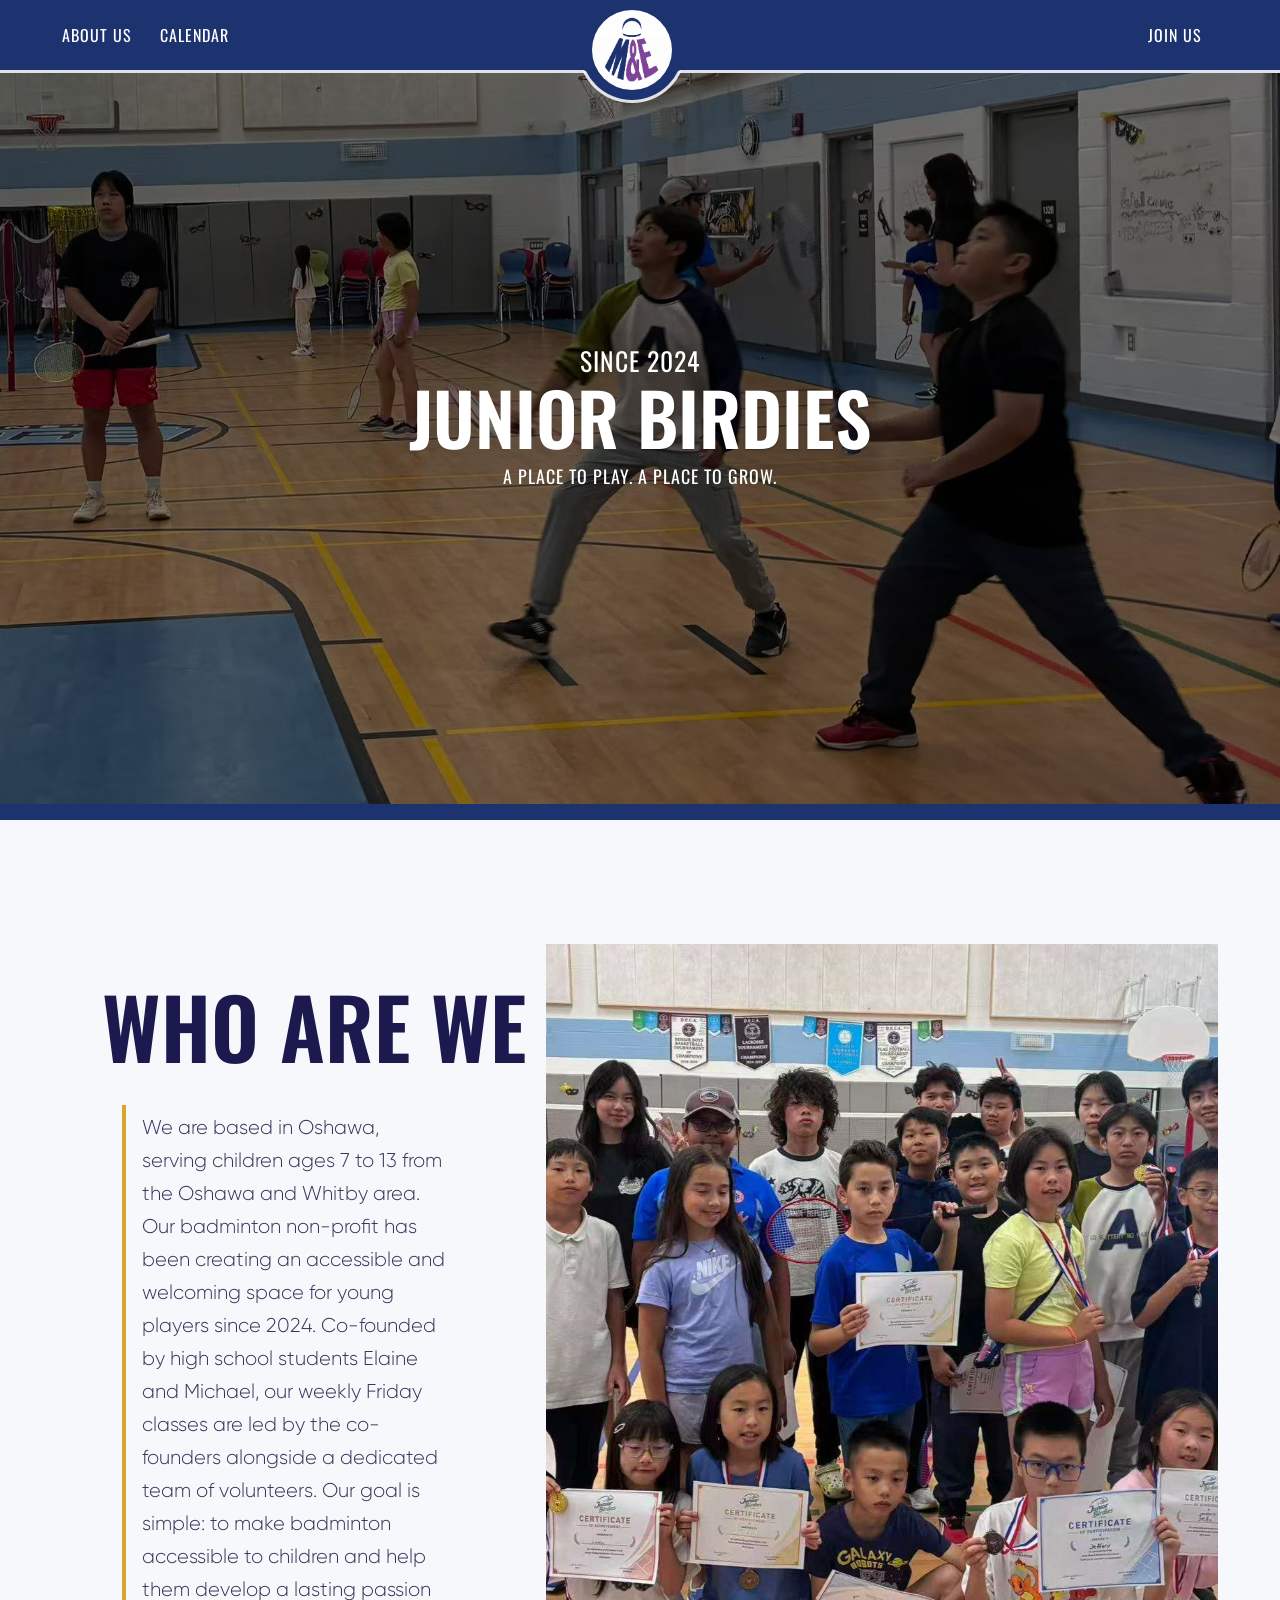
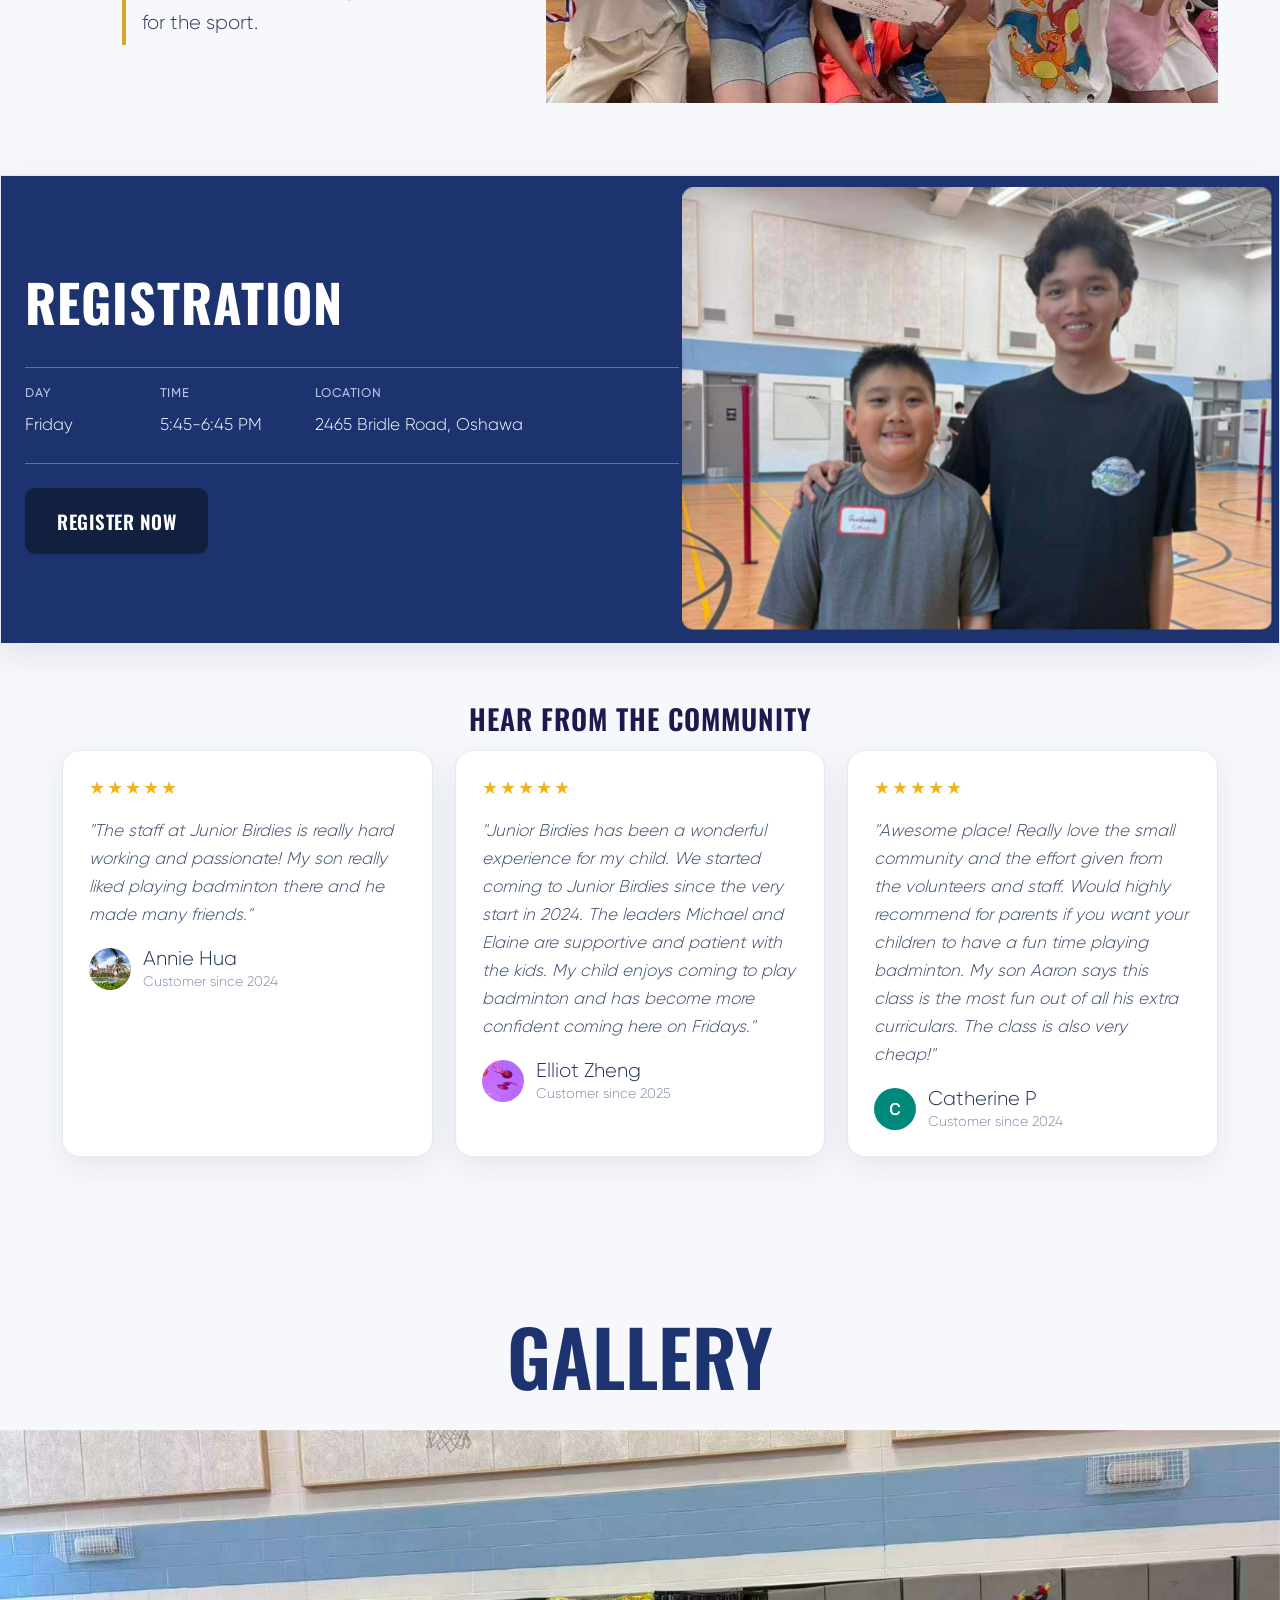
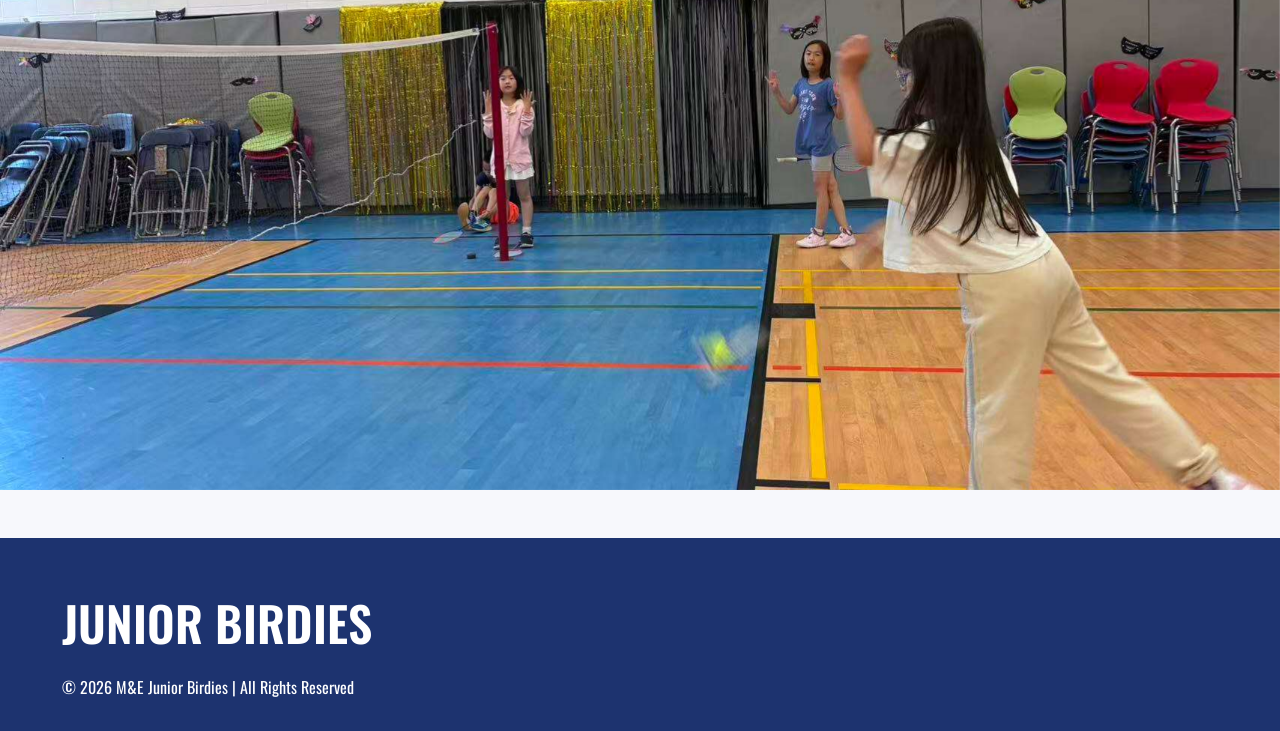
<file: index.html>
<!doctype html>
<html lang="en">
<head>
    <meta charset="UTF-8">
    <meta name="viewport" content="width=device-width, initial-scale=1.0">
    <title>Junior Birdies | Youth Badminton in Oshawa &amp; Whitby</title>
    <meta name="description" content="Junior Birdies is an affordable youth badminton non-profit club serving children ages 7 to 13 in Oshawa and Whitby, helping young players develop a passion for badminton.">
    <meta name="robots" content="index, follow">
    <meta name="author" content="Junior Birdies Badminton Club">
    <link rel="canonical" href="https://juniorbirdies.ca/">
    <link rel="icon" type="image/png" href="img/logo.png">
    <meta property="og:title" content="Junior Birdies | Youth Badminton in Oshawa">
    <meta property="og:site_name" content="Junior Birdies Badminton Club">
    <meta property="og:url" content="https://juniorbirdies.ca/">
    <meta property="og:description" content="Junior Birdies is an affordable youth badminton non-profit club serving children ages 7 to 13 in Oshawa and Whitby, helping young players develop a passion for badminton.">
    <meta property="og:type" content="website">
    <meta property="og:image" content="https://juniorbirdies.ca/img/logo.png">
    <meta property="og:image:alt" content="Junior Birdies Badminton Club logo">
    <meta property="og:locale" content="en_CA">
    <meta name="twitter:card" content="summary">
    <meta name="twitter:title" content="Junior Birdies Badminton Club | Youth Badminton in Oshawa">
    <meta name="twitter:description" content="Affordable youth badminton programs for children ages 7 to 13 in Oshawa and Whitby.">
    <meta name="twitter:image" content="https://juniorbirdies.ca/img/logo.png">
    <link href="https://cdn.jsdelivr.net/npm/bootstrap@5.0.2/dist/css/bootstrap.min.css" rel="stylesheet">
    <link href="https://fonts.googleapis.com/css2?family=Oswald:wght@300;400;500;600;700&display=swap" rel="stylesheet">
    <link rel="stylesheet" href="css/style.css">
    <link rel="stylesheet" href="css/responsive.css">
    <link rel="stylesheet" href="css/overrides.css">
    <script type="application/ld+json">
{
  "@context": "https://schema.org",
  "@graph": [
    {
      "@type": "Organization",
      "@id": "https://juniorbirdies.ca/#organization",
      "name": "Junior Birdies Badminton Club",
      "alternateName": "Junior Birdies",
      "description": "Junior Birdies is an affordable youth badminton non-profit serving children ages 7 to 13 in Oshawa and Whitby, helping young players develop a passion for badminton.",
      "url": "https://juniorbirdies.ca/",
      "logo": "https://juniorbirdies.ca/img/logo.png",
      "email": "juniorbirdies@gmail.com"
    },
    {
      "@type": "SportsActivityLocation",
      "@id": "https://juniorbirdies.ca/#location",
      "name": "Junior Birdies Badminton Club",
      "url": "https://juniorbirdies.ca/",
      "address": {
        "@type": "PostalAddress",
        "streetAddress": "2465 Bridle Rd",
        "addressLocality": "Oshawa",
        "addressRegion": "ON",
        "postalCode": "L1L 0L4",
        "addressCountry": "CA"
      }
    }
  ]
}
</script>
</head>
<body class="home-page">
    <header>
        <nav class="navbar navbar-expand-lg p-0">
            <div class="container">
              <div>
                  <div class="logo_div_mob">
                  <a class="navbar-brand d-lg-none" href="index.html">
                    <img src="img/logo.png" width="85" height="85" alt="M&E Logo">
                 </a>
              </div>
              </div>
              <button class="navbar-toggler" type="button" data-bs-toggle="collapse" data-bs-target="#navbarNav" aria-controls="navbarNav" aria-expanded="false" aria-label="Toggle navigation">
                <span class="hamburger">
                            <span class="inner-ham-b">
                                <span class="inner-ham"></span>
                            </span>
                </span>
              </button>
              <div class="collapse navbar-collapse" id="navbarNav">
                <ul class="navbar-nav navbar_one">
                  <li class="nav-item">
                    <a class="nav-link" href="about-us.html">ABOUT US</a>
                  </li>
                  <li class="nav-item">
                    <a class="nav-link" href="calendar.html">CALENDAR</a>
                  </li>
                </ul>
                <div class="logo_div">
                    <a class="navbar-brand d-none d-lg-flex" href="index.html">
                        <img src="img/logo.png" width="80" height="80" alt="M&E logo">
                    </a>
                </div>
                
                <ul class="navbar-nav ms-auto navbar_two">
                     <!--<a class="dropin scrolldownDisktop" href="https://chat.whatsapp.com/IsDtQdvUGFl5Cehi7cZmFH" target="_blank">DROP-IN LINK</a>-->
                
                     <li class="nav-item t_cont">
                      <a class="nav-link" href="join-us.html">JOIN US</a>
                     </li>
                </ul> 
              </div>
            </div>
          </nav>
    </header><section class="bgColor awekan_sec">
        <div class="container">
            <div class="row">
                <div class="col-12">
                    <div class="awekan_sec1">
                    <p class="hero-since">Since 2024</p>
                    <h1 class="h1 wow animate__fadeInUp text animated hero-title"><span class="title-yellow">Junior</span> <span class="masked-text">Birdies</span></h1>
                    <p class="hero-tagline-top">A Place to Play. A Place to Grow.</p>
                    <div class="scroll_sec wow animate__fadeInUp animated hero-scroll" data-wow-delay="1s">
                        <div class="on_boarding">
                        </div>
                    </div>
                </div>
                </div>
            </div>
        </div>
    </section>

    <section class="location-map-section">
        <div class="container">
            <div class="row">
                <div class="col-12">
                <section class="who-we-are" aria-labelledby="who-we-are-title">
                  <div class="who-we-are-content">
                    <div>
                      <h2 id="who-we-are-title">Who Are We</h2>
                      <p class="who-we-are-copy">We are based in Oshawa, serving children ages 7 to 13 from the Oshawa and Whitby area. Our badminton non-profit has been creating an accessible and welcoming space for young players since 2024. Co-founded by high school students Elaine and Michael, our weekly Friday classes are led by the co-founders alongside a dedicated team of volunteers. Our goal is simple: to make badminton accessible to children and help them develop a lasting passion for the sport.</p>
                    </div>
                    <img src="img/Group%20Photo.jpg" class="who-we-are-image" alt="Junior Birdies group">
                  </div>
                </section>
                <div class="registration-banner" data-nosnippet>
                  <div class="registration-banner-inner">
                    <div class="registration-banner-info">
                      <div class="registration-banner-heading">
                        <p class="registration-banner-text">Registration</p>
                      </div>
                      <div class="registration-banner-details" data-nosnippet>
                        <div><span>DAY</span><strong>Friday</strong></div>
                        <div><span>TIME</span><strong>5:45-6:45 PM</strong></div>
                        <div><span>LOCATION</span><strong>2465 Bridle Road, Oshawa</strong></div>
                    </div>
                      <a class="registration-banner-button" href="join-us.html">REGISTER NOW</a>
                    </div>
                    <img class="registration-banner-image" src="img/Rainier.jpg" alt="Junior Birdies badminton players">
                  </div>
                </div>

                    <h2 class="community-title">Hear from the community</h2>
                    <div class="reviews-wrap">
                      <div class="reviews-grid">
                        <article class="review-card">
                          <div class="review-stars">&#9733;&#9733;&#9733;&#9733;&#9733;</div>
                          <p class="review-quote">"The staff at Junior Birdies is really hard working and passionate! My son really liked playing badminton there and he made many friends."</p>
                          <div class="review-author">
                            <img class="review-avatar" src="img/pfp1.png" alt="Annie Hua's profile picture">
                            <div>
                              <p class="review-name">Annie Hua</p>
                              <p class="review-meta">Customer since 2024</p>
                            </div>
                          </div>
                        </article>

                        <article class="review-card">
                          <div class="review-stars">&#9733;&#9733;&#9733;&#9733;&#9733;</div>
                          <p class="review-quote">"Junior Birdies has been a wonderful experience for my child. We started coming to Junior Birdies since the very start in 2024. The leaders Michael and Elaine are supportive and patient with the kids. My child enjoys coming to play badminton and has become more confident coming here on Fridays."</p>
                          <div class="review-author">
                            <img class="review-avatar" src="img/pfp4.jpg" alt="Elliot Zheng's profile picture">
                            <div>
                              <p class="review-name">Elliot Zheng</p>
                              <p class="review-meta">Customer since 2025</p>
                            </div>
                          </div>
                        </article>

                        <article class="review-card">
                          <div class="review-stars">&#9733;&#9733;&#9733;&#9733;&#9733;</div>
                          <p class="review-quote">"Awesome place! Really love the small community and the effort given from the volunteers and staff. Would highly recommend for parents if you want your children to have a fun time playing badminton. My son Aaron says this class is the most fun out of all his extra curriculars. The class is also very cheap!"</p>
                          <div class="review-author">
                            <img class="review-avatar" src="img/pfp3.jpg" alt="Catherine P's profile picture">
                            <div>
                              <p class="review-name">Catherine P</p>
                              <p class="review-meta">Customer since 2024</p>
                            </div>
                          </div>
                        </article>
                      </div>
                    </div>

                </div>
            </div>
        </div>
    </section>

    <section class="home-gallery-section" aria-label="Junior Birdies photo gallery">
      <h2 class="home-gallery-title">Gallery</h2>
      <div id="homeGalleryCarousel" class="carousel slide carousel-fade" data-bs-ride="carousel" data-bs-interval="4000" data-bs-pause="false">
        <div class="carousel-inner">
          <div class="carousel-item active"><img src="img/Gallery%20About%20Us/Image_20260811134506_2_1.jpg" class="d-block w-100 home-gallery-image" alt="Junior Birdies gallery image 1"></div>
          <div class="carousel-item"><img src="img/Gallery%20About%20Us/Image_20260811134507_3_1.jpg" class="d-block w-100 home-gallery-image" alt="Junior Birdies gallery image 2"></div>
          <div class="carousel-item"><img src="img/Gallery%20About%20Us/Image_20260811134508_5_1.jpg" class="d-block w-100 home-gallery-image" alt="Junior Birdies gallery image 3"></div>
          <div class="carousel-item"><img src="img/Gallery%20About%20Us/Image_20260811134509_6_1.jpg" class="d-block w-100 home-gallery-image" alt="Junior Birdies gallery image 4"></div>
          <div class="carousel-item"><img src="img/Gallery%20About%20Us/Image_20260811134510_7_1.jpg" class="d-block w-100 home-gallery-image" alt="Junior Birdies gallery image 5"></div>
          <div class="carousel-item"><img src="img/Gallery%20About%20Us/Image_20260811134511_8_1.jpg" class="d-block w-100 home-gallery-image" alt="Junior Birdies gallery image 6"></div>
          <div class="carousel-item"><img src="img/Gallery%20About%20Us/Image_20260811134512_9_1.jpg" class="d-block w-100 home-gallery-image" alt="Junior Birdies gallery image 7"></div>
          <div class="carousel-item"><img src="img/Gallery%20About%20Us/Image_20260811134513_11_1.jpg" class="d-block w-100 home-gallery-image" alt="Junior Birdies gallery image 8"></div>
          <div class="carousel-item"><img src="img/Gallery%20About%20Us/Image_20260811134514_12_1.jpg" class="d-block w-100 home-gallery-image" alt="Junior Birdies gallery image 9"></div>
          <div class="carousel-item"><img src="img/Gallery%20About%20Us/Image_20260811134515_14_1.jpg" class="d-block w-100 home-gallery-image" alt="Junior Birdies gallery image 10"></div>
          <div class="carousel-item"><img src="img/Gallery%20About%20Us/Image_20260811134516_15_1.jpg" class="d-block w-100 home-gallery-image" alt="Junior Birdies gallery image 11"></div>
          <div class="carousel-item"><img src="img/Gallery%20About%20Us/Image_20260811134517_16_1.jpg" class="d-block w-100 home-gallery-image" alt="Junior Birdies gallery image 12"></div>
          <div class="carousel-item"><img src="img/Gallery%20About%20Us/Image_20260811134517_17_1.jpg" class="d-block w-100 home-gallery-image" alt="Junior Birdies gallery image 13"></div>
          <div class="carousel-item"><img src="img/Gallery%20About%20Us/Image_20260811134518_18_1.jpg" class="d-block w-100 home-gallery-image" alt="Junior Birdies gallery image 14"></div>
          <div class="carousel-item"><img src="img/Gallery%20About%20Us/Image_20260811134519_19_1.jpg" class="d-block w-100 home-gallery-image" alt="Junior Birdies gallery image 15"></div>
          <div class="carousel-item"><img src="img/Gallery%20About%20Us/Image_20260811134519_20_1.jpg" class="d-block w-100 home-gallery-image" alt="Junior Birdies gallery image 16"></div>
          <div class="carousel-item"><img src="img/Gallery%20About%20Us/Image_20260811134521_23_1.jpg" class="d-block w-100 home-gallery-image" alt="Junior Birdies gallery image 17"></div>
          <div class="carousel-item"><img src="img/Gallery%20About%20Us/Image_20260811134522_24_1.jpg" class="d-block w-100 home-gallery-image" alt="Junior Birdies gallery image 18"></div>
        </div>
      </div>
    </section>

<footer class="bgColorBlack footer">
        <div class="container">
            <div class="row">
                <div class="col-12">
                    <div class="footer_data">
                        <div class="join_us">
                            <a href="join-us.html" class="footer_heading">
                            <h2 class="wow animated animate__fadeInUp">JUNIOR BIRDIES</h2>
                        </a>
                         <div>
                            <div class="map-card">
  <div class="left">
    <div class="title">
      © 2026 M&E Junior Birdies | All Rights Reserved
    </div>

  </div>

  </div>
  </div>
 </div>
</div>
</footer>

<script src="https://cdn.jsdelivr.net/npm/bootstrap@5.0.2/dist/js/bootstrap.bundle.min.js"></script>
<script>
document.addEventListener('DOMContentLoaded', function() {
  var navbar = document.querySelector('nav.navbar');
  if (!navbar) return;

  function updateScrolledState() {
    if (window.matchMedia('(min-width: 992px)').matches && window.scrollY > 20) {
      navbar.classList.add('scrolled');
    } else {
      navbar.classList.remove('scrolled');
    }
  }

  window.addEventListener('scroll', updateScrolledState);
  window.addEventListener('resize', updateScrolledState);
  updateScrolledState();
});
</script>
<noscript><img class="tracking-pixel" height="1" width="1" src="https://www.facebook.com/tr?id=175446758992092&amp;ev=PageView&amp;noscript=1"></noscript>
</body></html>
</file>
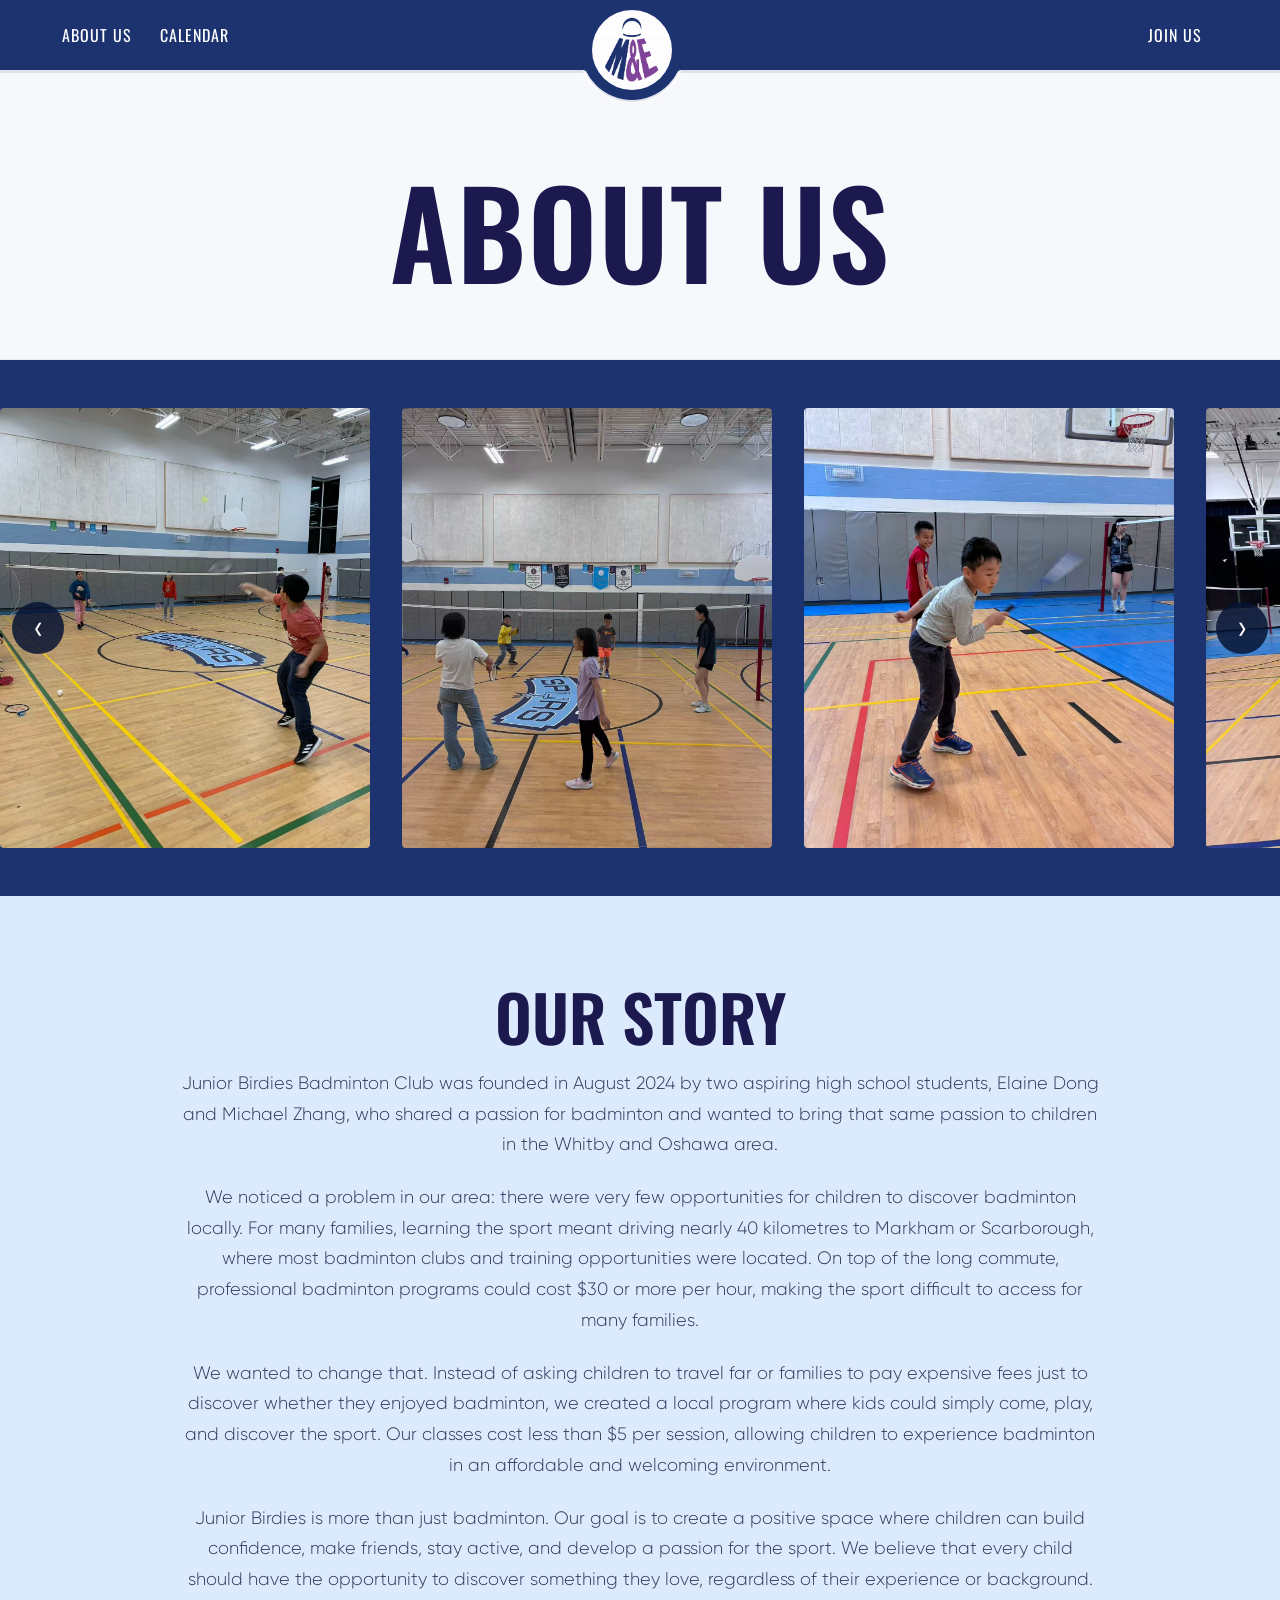
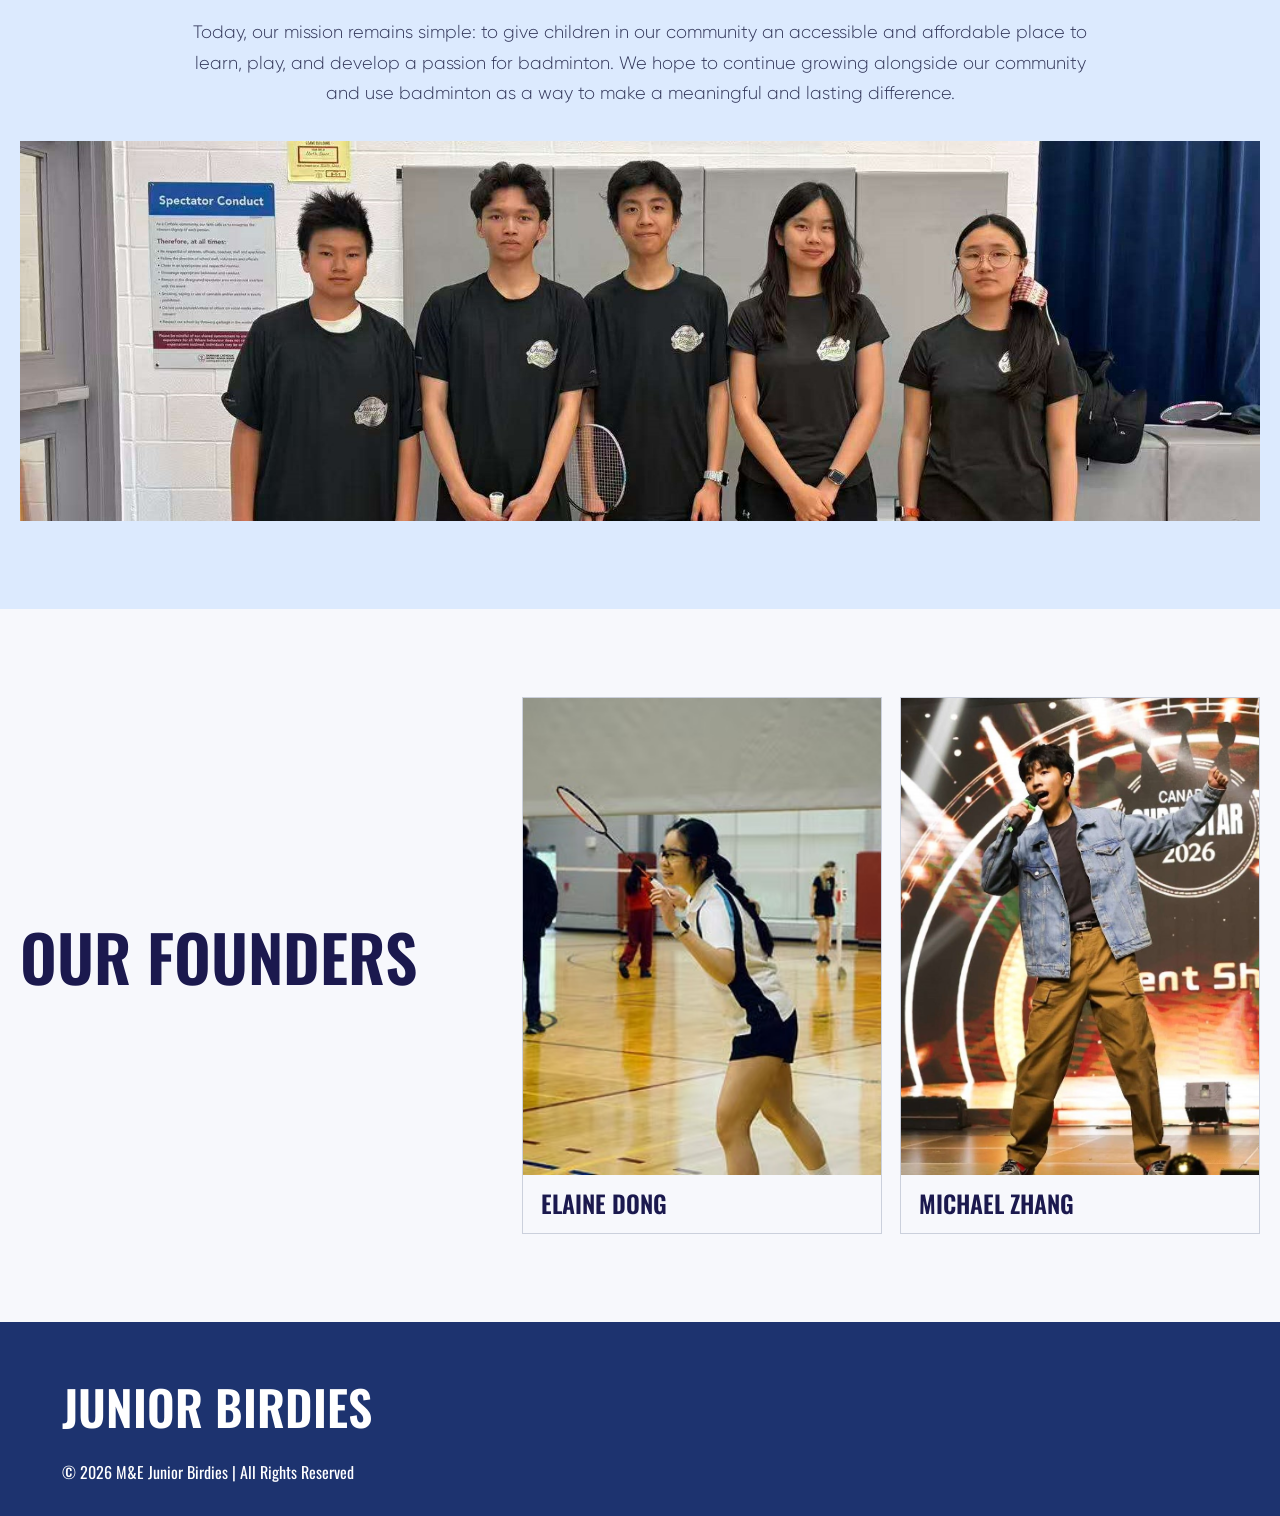
<file: about-us.html>
<!doctype html>
<html lang="en">
<head>
        <meta charset="UTF-8">
        <meta http-equiv="X-UA-Compatible" content="IE=edge">
        <meta name="viewport" content="width=device-width, initial-scale=1.0">
        <title>About Us | Junior Birdies - A Place to Play. A Place to Grow</title>
        <link rel="icon" type="image/png" href="img/logo.png">
        <link href="https://cdn.jsdelivr.net/npm/bootstrap@5.0.2/dist/css/bootstrap.min.css" rel="stylesheet">
        <link href="https://fonts.googleapis.com/css2?family=Oswald:wght@300;400;500;600;700&display=swap" rel="stylesheet">
        <link rel="stylesheet" href="css/style.css">
        <link rel="stylesheet" href="css/responsive.css">
        <link rel="stylesheet" href="css/overrides.css">
</head>
<body class="about-page">
        <header>
                <nav class="navbar navbar-expand-lg p-0">
                        <div class="container">
                            <div>
                                    <div class="logo_div_mob">
                                    <a class="navbar-brand d-lg-none" href="index.html">
                                        <img src="img/logo.png" width="85" height="85" alt="M&E Logo">
                                 </a>
                            </div>
                            </div>
                            <button class="navbar-toggler" type="button" data-bs-toggle="collapse" data-bs-target="#navbarNav" aria-controls="navbarNav" aria-expanded="false" aria-label="Toggle navigation">
                                <span class="hamburger">
                                                        <span class="inner-ham-b">
                                                                <span class="inner-ham"></span>
                                                        </span>
                                </span>
                            </button>
                            <div class="collapse navbar-collapse" id="navbarNav">
                                <ul class="navbar-nav navbar_one">
                                    <li class="nav-item">
                                        <a class="nav-link" href="about-us.html">ABOUT US</a>
                                    </li>
                                    <li class="nav-item">
                                        <a class="nav-link" href="calendar.html">CALENDAR</a>
                                    </li>
                                </ul>
                                <div class="logo_div">
                                            <a class="navbar-brand d-none d-lg-flex" href="index.html">
                                                <img src="img/logo.png" width="80" height="80" alt="M&E logo">
                                        </a>
                                </div>

                                <ul class="navbar-nav ms-auto navbar_two">
                                         <li class="nav-item t_cont">
                                                      <a class="nav-link" href="join-us.html">JOIN US</a>
                                         </li>
                                </ul>
                            </div>
                        </div>
                    </nav>
        </header>

        <section class="about-header">
                <h1>About us</h1>
        </section>

        <section class="gallery-two-section" aria-label="Junior Birdies photo gallery">
                <div class="gallery-two-carousel">
                        <button class="gallery-two-arrow gallery-two-arrow-left" type="button" aria-label="Show previous gallery image">&#8249;</button>
                        <div class="gallery-two-viewport">
                                <div class="gallery-two-track">
                                        <img src="img/Gallery%202/Image_20260806223050_20_36.jpg" alt="Junior Birdies gallery image 1">
                                        <img src="img/Gallery%202/Image_20260806223435_80_36.jpg" alt="Junior Birdies gallery image 2">
                                        <img src="img/Gallery%202/Image_20260806223515_92_36.jpg" alt="Junior Birdies gallery image 3">
                                        <img src="img/Gallery%202/Image_20260806223520_93_36.jpg" alt="Junior Birdies gallery image 4">
                                        <img src="img/Gallery%202/Image_20260806230259_161_36.jpg" alt="Junior Birdies gallery image 5">
                                        <img src="img/Gallery%202/Image_20260806230308_163_36.jpg" alt="Junior Birdies gallery image 6">
                                        <img src="img/Gallery%202/Image_20260824215539_32_1.jpg" alt="Junior Birdies gallery image 7">
                                        <img src="img/Gallery%202/random1.jpg" alt="Junior Birdies gallery image 8">
                                        <img src="img/Gallery%202/school1.jpg" alt="Junior Birdies gallery image 9">
                                </div>
                        </div>
                        <button class="gallery-two-arrow gallery-two-arrow-right" type="button" aria-label="Show next gallery image">&#8250;</button>
                </div>
        </section>

        <section class="about-story-section" aria-labelledby="about-story-title">
                <div class="about-story-content">
                        <div class="about-story-copy">
                                <h2 id="about-story-title">Our Story</h2>
                                <p>Junior Birdies Badminton Club was founded in August 2024 by two aspiring high school students, Elaine Dong and Michael Zhang, who shared a passion for badminton and wanted to bring that same passion to children in the Whitby and Oshawa area.</p>
                                <p>We noticed a problem in our area: there were very few opportunities for children to discover badminton locally. For many families, learning the sport meant driving nearly 40 kilometres to Markham or Scarborough, where most badminton clubs and training opportunities were located. On top of the long commute, professional badminton programs could cost $30 or more per hour, making the sport difficult to access for many families.</p>
                                <p>We wanted to change that. Instead of asking children to travel far or families to pay expensive fees just to discover whether they enjoyed badminton, we created a local program where kids could simply come, play, and discover the sport. Our classes cost less than $5 per session, allowing children to experience badminton in an affordable and welcoming environment.</p>
                                <p>Junior Birdies is more than just badminton. Our goal is to create a positive space where children can build confidence, make friends, stay active, and develop a passion for the sport. We believe that every child should have the opportunity to discover something they love, regardless of their experience or background.</p>
                                <p>Today, our mission remains simple: to give children in our community an accessible and affordable place to learn, play, and develop a passion for badminton. We hope to continue growing alongside our community and use badminton as a way to make a meaningful and lasting difference.</p>
                        </div>
                        <div class="about-story-image" role="img" aria-label="Junior Birdies staff team"></div>
                </div>
        </section>

        <section class="about-team-section" aria-label="Our team">
                <div class="about-team-layout">
                        <div class="about-team-intro">
                                <h2>Our Founders</h2>
                        </div>
                        <div class="about-team-grid">
                                <figure class="team-member" tabindex="0" role="button" data-founder="elaine" aria-label="Open information about Elaine Dong">
                                        <div class="team-member-image-frame">
                                                <img src="img/Elaineheadshot.jpg" class="team-member-image" alt="Elaine Dong">
                                        </div>
                                        <figcaption>Elaine Dong</figcaption>
                                </figure>
                                <figure class="team-member" tabindex="0" role="button" data-founder="michael" aria-label="Open information about Michael Zhang">
                                        <div class="team-member-image-frame">
                                                <img src="img/Michaelheadshot.jpg" class="team-member-image" alt="Michael Zhang">
                                        </div>
                                        <figcaption>Michael Zhang</figcaption>
                                </figure>
                        </div>
                </div>
        </section>

        <div class="founder-modal" id="founderModal" role="dialog" aria-modal="true" aria-labelledby="founderModalTitle" hidden>
                <div class="founder-modal-backdrop" data-founder-close></div>
                <div class="founder-modal-panel">
                        <button class="founder-modal-close" type="button" aria-label="Close founder information" data-founder-close>&times;</button>
                        <div class="founder-modal-profile">
                                <img id="founderModalImage" src="img/HeadshotTemplate.PNG" alt="">
                                <div class="founder-modal-profile-text">
                                        <h2 id="founderModalTitle"></h2>
                                        <p>Founder</p>
                                </div>
                        </div>
                        <div class="founder-modal-content">
                                <section>
                                        <h3>About me</h3>
                                        <p id="founderModalAbout"></p>
                                </section>
                                <section>
                                        <h3>Qualifications</h3>
                                        <p id="founderModalQualifications"></p>
                                </section>
                                <section>
                                        <h3>Message from me</h3>
                                        <p id="founderModalMessage"></p>
                                </section>
                        </div>
                </div>
        </div>

        <footer class="bgColorBlack footer">
                <div class="container">
                        <div class="row">
                                <div class="col-12">
                                        <div class="footer_data">
                                                <div class="join_us">
                                                        <a href="join-us.html" class="footer_heading">
                                                                <h2 class="wow animated animate__fadeInUp">JUNIOR BIRDIES</h2>
                                                        </a>
                                                        <div>
                                                                <div class="map-card">
                                                                        <div class="left">
                                                                                <div class="title">
                                                                                        © 2026 M&E Junior Birdies | All Rights Reserved
                                                                                </div>

                                                                        </div>
                                                                </div>
                                                        </div>
                                                </div>
                                        </div>
                                </div>
                        </div>
                </div>
        </footer>

        <script src="https://cdn.jsdelivr.net/npm/bootstrap@5.0.2/dist/js/bootstrap.bundle.min.js"></script>
        <script>
                (function() {
                        var carousel = document.querySelector('.gallery-two-carousel');
                        if (!carousel) return;

                        var track = carousel.querySelector('.gallery-two-track');
                        var originalImages = Array.from(track.querySelectorAll('img'));
                        var gap = 32;
                        var currentIndex = originalImages.length;
                        var isMoving = false;
                        var timer;

                        originalImages.slice().reverse().forEach(function(image) {
                                var clone = image.cloneNode(true);
                                clone.classList.add('gallery-two-clone');
                                track.insertBefore(clone, track.firstChild);
                        });
                        originalImages.forEach(function(image) {
                                var clone = image.cloneNode(true);
                                clone.classList.add('gallery-two-clone');
                                track.appendChild(clone);
                        });

                        function stepSize() {
                                return track.querySelector('img').getBoundingClientRect().width + gap;
                        }

                        function setPosition(animate) {
                                track.style.transition = animate ? 'transform .85s ease-in-out' : 'none';
                                track.style.transform = 'translateX(-' + (currentIndex * stepSize()) + 'px)';
                        }

                        function moveGallery(direction) {
                                if (isMoving) return false;
                                isMoving = true;
                                currentIndex += direction;
                                setPosition(true);
                                return true;
                        }

                        track.addEventListener('transitionend', function(event) {
                                if (!isMoving || event.propertyName !== 'transform') return;
                                if (currentIndex === 0) currentIndex = originalImages.length;
                                if (currentIndex === originalImages.length * 2) currentIndex = originalImages.length;
                                setPosition(false);
                                isMoving = false;
                        });

                        function restartTimer() {
                                window.clearInterval(timer);
                                timer = window.setInterval(function() { moveGallery(1); }, 3000);
                        }

                        carousel.querySelector('.gallery-two-arrow-left').addEventListener('click', function() {
                                if (moveGallery(-1)) restartTimer();
                        });
                        carousel.querySelector('.gallery-two-arrow-right').addEventListener('click', function() {
                                if (moveGallery(1)) restartTimer();
                        });
                        window.addEventListener('resize', function() { setPosition(false); });
                        setPosition(false);
                        restartTimer();
                })();

        document.addEventListener('DOMContentLoaded', function() {
            var navbar = document.querySelector('nav.navbar');
            if (!navbar) return;

            function updateScrolledState() {
                if (window.matchMedia('(min-width: 992px)').matches && window.scrollY > 20) {
                    navbar.classList.add('scrolled');
                } else {
                    navbar.classList.remove('scrolled');
                }
            }

            window.addEventListener('scroll', updateScrolledState);
            window.addEventListener('resize', updateScrolledState);
            updateScrolledState();
        });

                (function() {
                        var modal = document.getElementById('founderModal');
                        var lastTrigger;
                        var founderDetails = {
                                michael: {
                                        name: 'Michael Zhang',
                                        image: 'img/Michaelheadshot.jpg',
                                        about: 'Hi! I’m Michael, a grade 10 student who is the co-founder and co-organizer of the Junior Birdies Badminton Club. I have been playing badminton since I was 7 and I am currently training at Melatis Mas Sports. Badminton is a very important part of my life; it has helped me grow not only my physical body but also my mentality. Outside of badminton, I’m involved in student leadership, music, STEM, and visual arts.',
                                        qualifications: '<strong>Badminton:</strong>\n- 4+ years of professional badminton training\n- Member of the school badminton team\n<strong>Student Leader:</strong>\n- Grade Representative at Donald A. Wilson for 2 years in a row\n- Member of the Durham District School Board’s Student Senate\n<strong>Teaching Skills:</strong>\n- A self-employed math tutor with experience at Kumon teaching\n- Qualified Lifesaving Society Swim Instructor\n<strong>Additional Experience:</strong>\n- Certified with CPR-B and Emergency First Aid',
                                        message: 'Badminton is one of my greatest passions, and I hope to share that passion with children of all ages. Most importantly, I want every child to remember that badminton is a sport you play: playing should always be fun!'
                                },
                                elaine: {
                                        name: 'Elaine Dong',
                                        image: 'img/Elaineheadshot.jpg',
                                        about: 'Hi! I’m Elaine, a Grade 12 student who enjoys staying active and finding creative ways to express myself. Outside of school, I play 6+ hours of badminton a week. I’m a self-taught guitar player and play the violin as a member of my school’s String Ensemble. I’ve also played piano for over a decade and recently stepped away after reaching the ARCT level. I’m very passionate about photography and filmmaking, and I’m the yearbook photographer at my school.',
                                        qualifications: '<strong>Badminton:</strong>\n- 1 year of badminton training at Rally Sports Club\n- 2 years of professional badminton training at Lee’s Badminton Training Centre\n- Member of my school’s badminton team for 4 years\n- Captain and student coach of my school’s badminton team\n- Co-organizer and leader of my school’s badminton club\n- Qualified for the CISAA Championships in 2025\n- Qualified for the CISAA Championships in 2026 and earned 4th place',
                                        message: 'Never give up on your dreams!'
                                }
                        };

                        function closeFounderModal() {
                                modal.hidden = true;
                                document.body.classList.remove('founder-modal-open');
                                if (lastTrigger) lastTrigger.focus();
                        }

                        function openFounderModal(trigger) {
                                var details = founderDetails[trigger.dataset.founder];
                                if (!details) return;

                                lastTrigger = trigger;
                                document.getElementById('founderModalTitle').textContent = details.name;
                                document.getElementById('founderModalAbout').textContent = details.about;
                                document.getElementById('founderModalQualifications').innerHTML = details.qualifications;
                                document.getElementById('founderModalMessage').textContent = details.message;
                                var founderImage = document.getElementById('founderModalImage');
                                founderImage.src = details.image;
                                founderImage.alt = details.name;
                                modal.hidden = false;
                                document.body.classList.add('founder-modal-open');
                                modal.querySelector('.founder-modal-close').focus();
                        }

                        document.querySelectorAll('.team-member[data-founder]').forEach(function(trigger) {
                                trigger.addEventListener('click', function() { openFounderModal(trigger); });
                                trigger.addEventListener('keydown', function(event) {
                                        if (event.key === 'Enter' || event.key === ' ') {
                                                event.preventDefault();
                                                openFounderModal(trigger);
                                        }
                                });
                        });

                        modal.addEventListener('click', function(event) {
                                if (event.target.hasAttribute('data-founder-close')) closeFounderModal();
                        });
                        document.addEventListener('keydown', function(event) {
                                if (event.key === 'Escape' && !modal.hidden) closeFounderModal();
                        });
                })();
        </script>
</body>
</html>
</file>
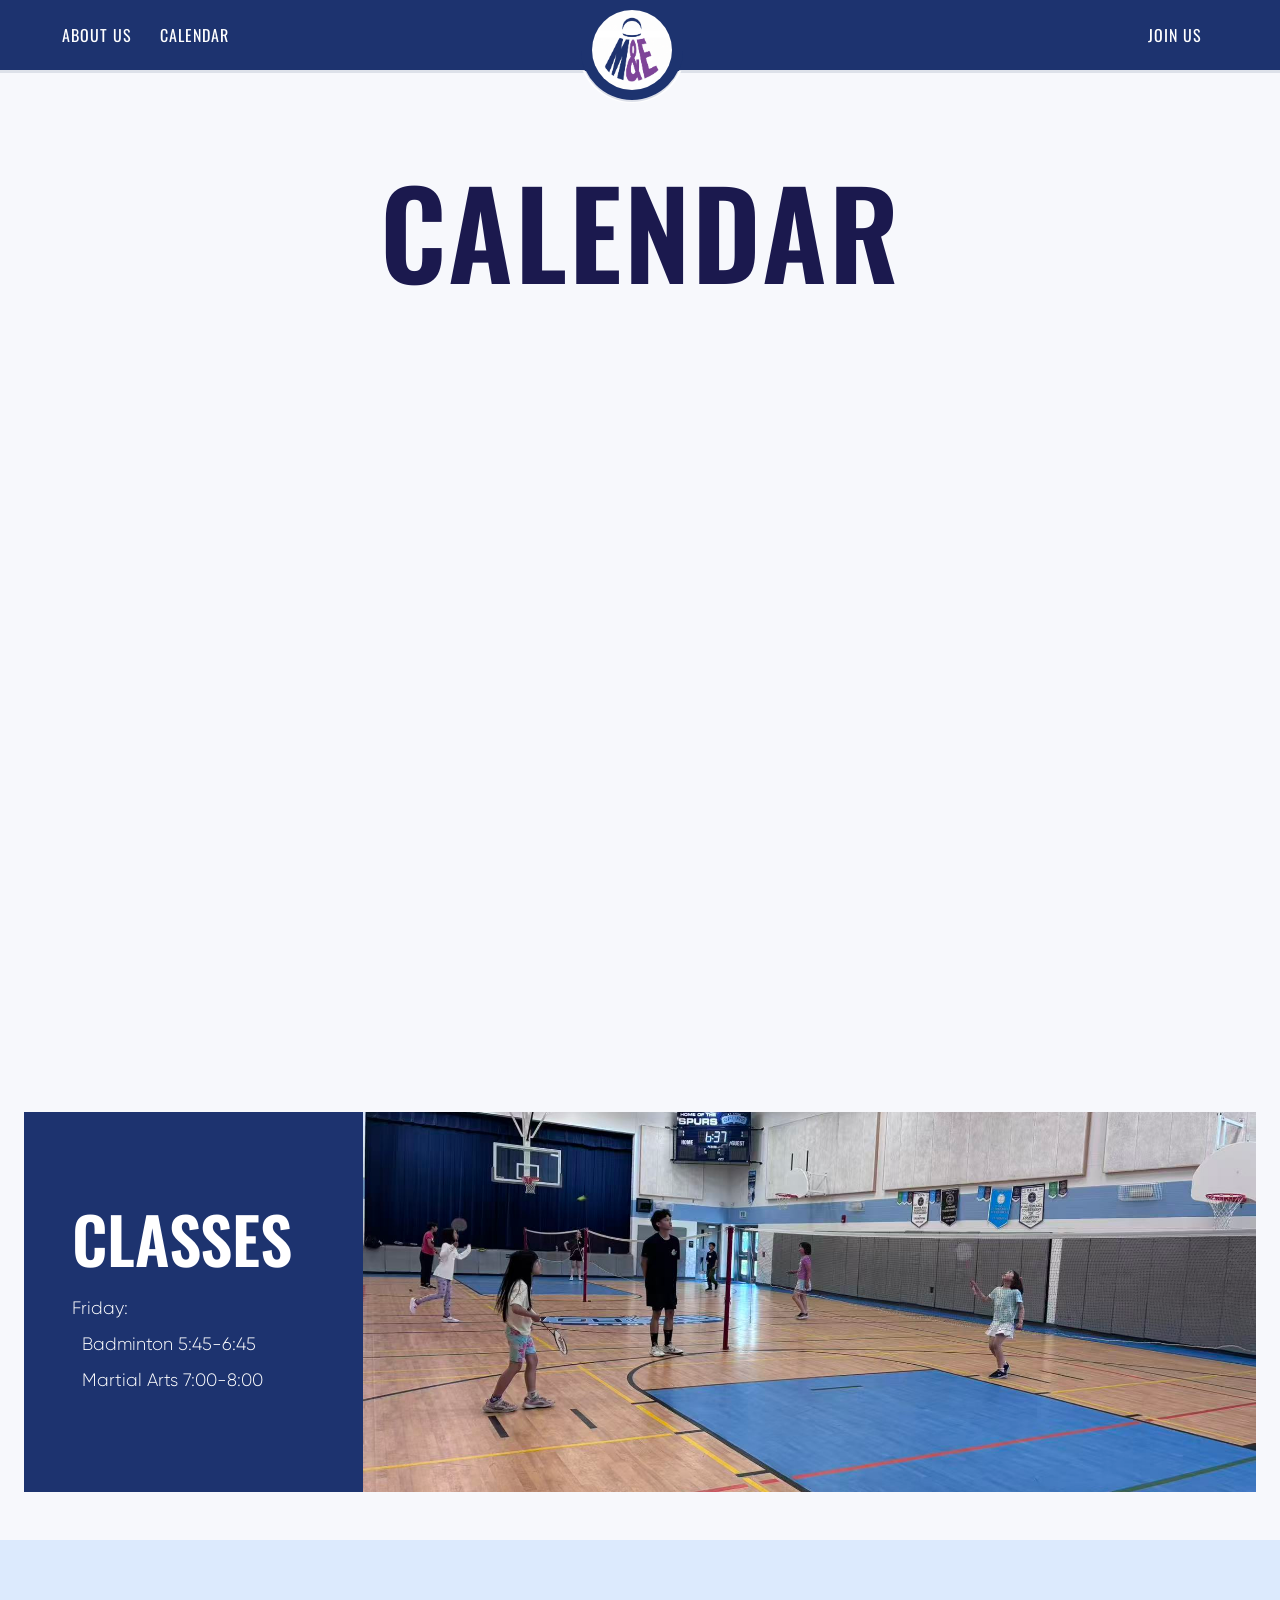
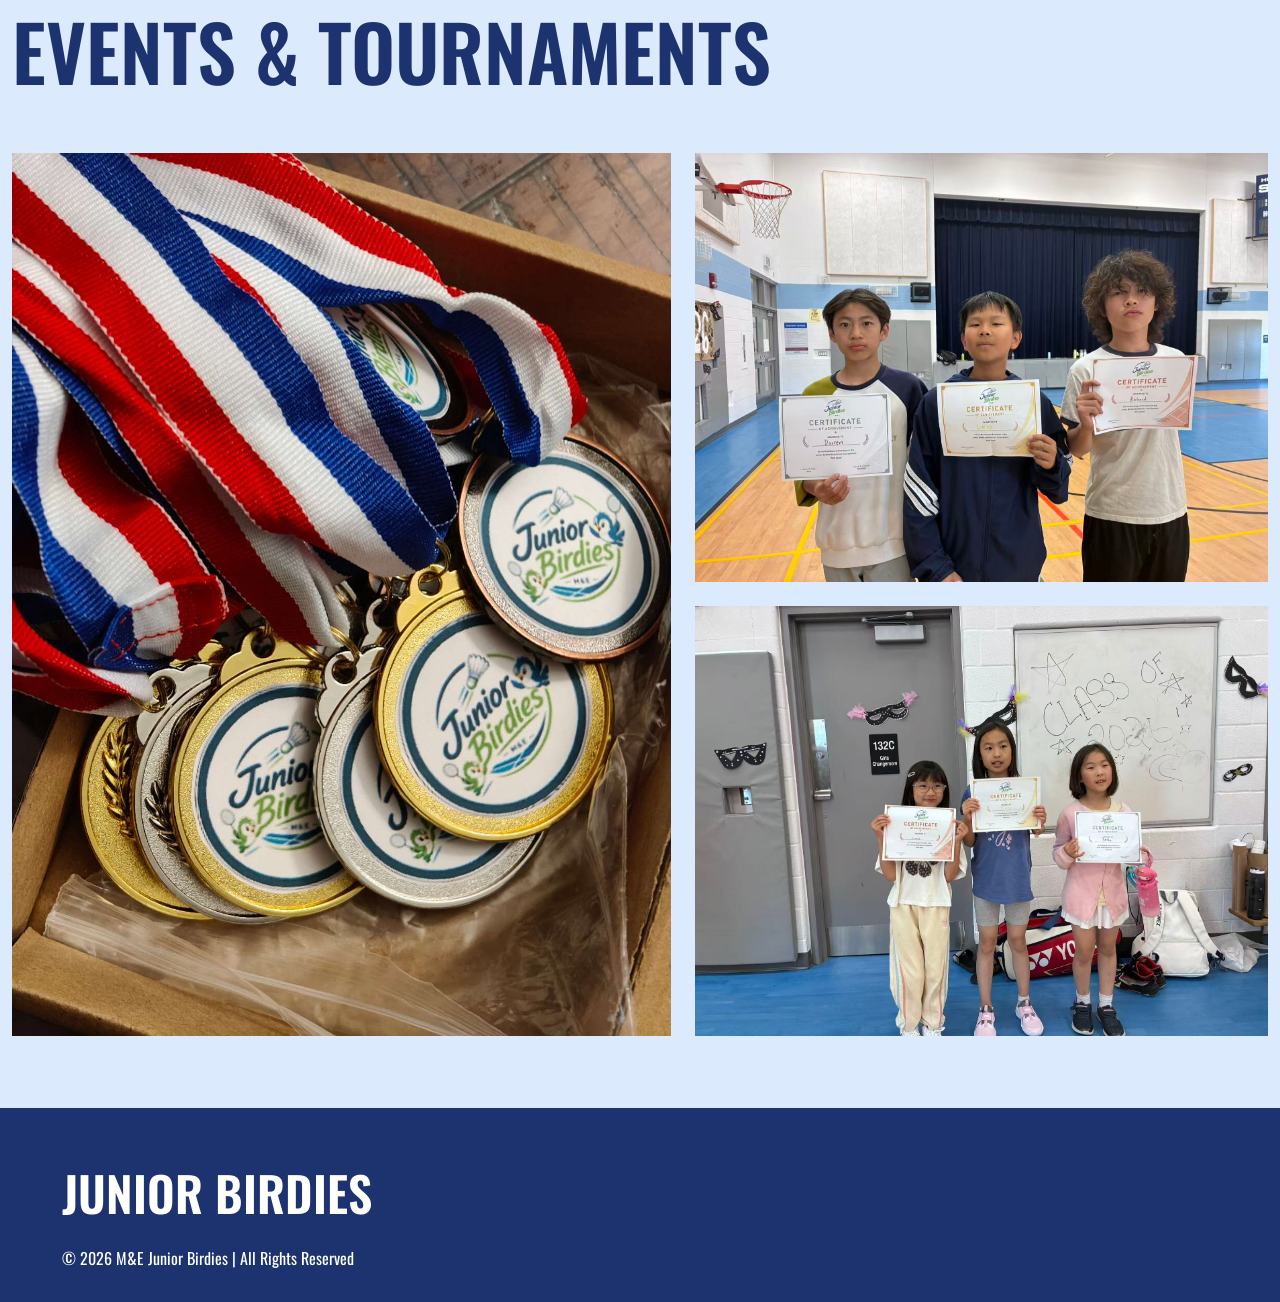
<file: calendar.html>
<!doctype html>
<html lang="en">
<head>
        <meta charset="UTF-8">
        <meta http-equiv="X-UA-Compatible" content="IE=edge">
        <meta name="viewport" content="width=device-width, initial-scale=1.0">
        <title>Calendar | Junior Birdies - A Place to Play. A Place to Grow</title>
        <link rel="icon" type="image/png" href="img/logo.png">
        <link href="https://cdn.jsdelivr.net/npm/bootstrap@5.0.2/dist/css/bootstrap.min.css" rel="stylesheet">
        <link href="https://fonts.googleapis.com/css2?family=Oswald:wght@300;400;500;600;700&display=swap" rel="stylesheet">
        <link rel="stylesheet" href="css/style.css">
        <link rel="stylesheet" href="css/responsive.css">
        <link rel="stylesheet" href="css/overrides.css">
</head>
<body class="about-page simple-page">
        <header>
                <nav class="navbar navbar-expand-lg p-0">
                        <div class="container">
                                <div>
                                        <div class="logo_div_mob">
                                                <a class="navbar-brand d-lg-none" href="index.html">
                                                        <img src="img/logo.png" width="85" height="85" alt="M&amp;E Logo">
                                                </a>
                                        </div>
                                </div>
                                <button class="navbar-toggler" type="button" data-bs-toggle="collapse" data-bs-target="#navbarNav" aria-controls="navbarNav" aria-expanded="false" aria-label="Toggle navigation">
                                        <span class="hamburger"><span class="inner-ham-b"><span class="inner-ham"></span></span></span>
                                </button>
                                <div class="collapse navbar-collapse" id="navbarNav">
                                        <ul class="navbar-nav navbar_one">
                                                <li class="nav-item"><a class="nav-link" href="about-us.html">ABOUT US</a></li>
                                                <li class="nav-item"><a class="nav-link" href="calendar.html">CALENDAR</a></li>
                                        </ul>
                                        <div class="logo_div">
                                                <a class="navbar-brand d-none d-lg-flex" href="index.html">
                                                        <img src="img/logo.png" width="80" height="80" alt="M&amp;E logo">
                                                </a>
                                        </div>
                                        <ul class="navbar-nav ms-auto navbar_two">
                                                <li class="nav-item t_cont"><a class="nav-link" href="join-us.html">JOIN US</a></li>
                                        </ul>
                                </div>
                        </div>
                </nav>
        </header>

        <section class="about-header">
                <h1>Calendar</h1>
        </section>

        <section class="google-calendar-section" aria-label="Google Calendar">
                <div class="google-calendar-frame-wrap">
                        <iframe class="google-calendar-frame" src="https://calendar.google.com/calendar/embed?src=3360d2380e0798d097bc98836e6a87efbed52a646893950a5630930fa32fa612%40group.calendar.google.com&amp;ctz=America%2FToronto" title="Junior Birdies Google Calendar" loading="lazy"></iframe>
                </div>
        </section>

        <section class="events-feature-image" aria-label="Calendar">
                <div class="calendar-feature-content">
                        <div class="calendar-classes-panel">
                                <h2>Classes</h2>
                                <p>Friday:<br>&nbsp;&nbsp;Badminton 5:45-6:45<br>&nbsp;&nbsp;Martial Arts 7:00-8:00</p>
                        </div>
                        <div class="calendar-classes-image" role="img" aria-label="Junior Birdies calendar"></div>
                </div>
        </section>

        <section class="calendar-events-section" aria-labelledby="calendar-events-title">
                <div class="calendar-events-content">
                        <h2 id="calendar-events-title">Events &amp; Tournaments</h2>
                        <div class="calendar-events-gallery">
                                <img class="calendar-medals-image" src="img/medalsfromtournament.jpg" alt="Medals from a Junior Birdies tournament">
                                <div class="calendar-filler-images">
                                        <img src="img/Competition 26 (Spring)/Image_20260806231125_171_36.jpg" alt="Junior Birdies tournament photo">
                                        <img src="img/Competition 26 (Spring)/Image_20260806231132_173_36.jpg" alt="Junior Birdies badminton event photo">
                                </div>
                        </div>
                </div>
        </section>

        <footer class="bgColorBlack footer">
                <div class="container">
                        <div class="row">
                                <div class="col-12">
                                        <div class="footer_data">
                                                <div class="join_us">
                                                        <a href="join-us.html" class="footer_heading">
                                                                <h2 class="wow animated animate__fadeInUp">JUNIOR BIRDIES</h2>
                                                        </a>
                                                        <div>
                                                                <div class="map-card">
                                                                        <div class="left">
                                                                                <div class="title">© 2026 M&amp;E Junior Birdies | All Rights Reserved</div>
                                                                        </div>
                                                                </div>
                                                        </div>
                                                </div>
                                        </div>
                                </div>
                        </div>
                </div>
        </footer>

        <script src="https://cdn.jsdelivr.net/npm/bootstrap@5.0.2/dist/js/bootstrap.bundle.min.js"></script>
        <script>
        document.addEventListener('DOMContentLoaded', function() {
                var navbar = document.querySelector('nav.navbar');
                if (!navbar) return;

                function updateScrolledState() {
                        if (window.matchMedia('(min-width: 992px)').matches && window.scrollY > 20) {
                                navbar.classList.add('scrolled');
                        } else {
                                navbar.classList.remove('scrolled');
                        }
                }

                window.addEventListener('scroll', updateScrolledState);
                window.addEventListener('resize', updateScrolledState);
                updateScrolledState();
        });
        </script>
</body>
</html>
</file>
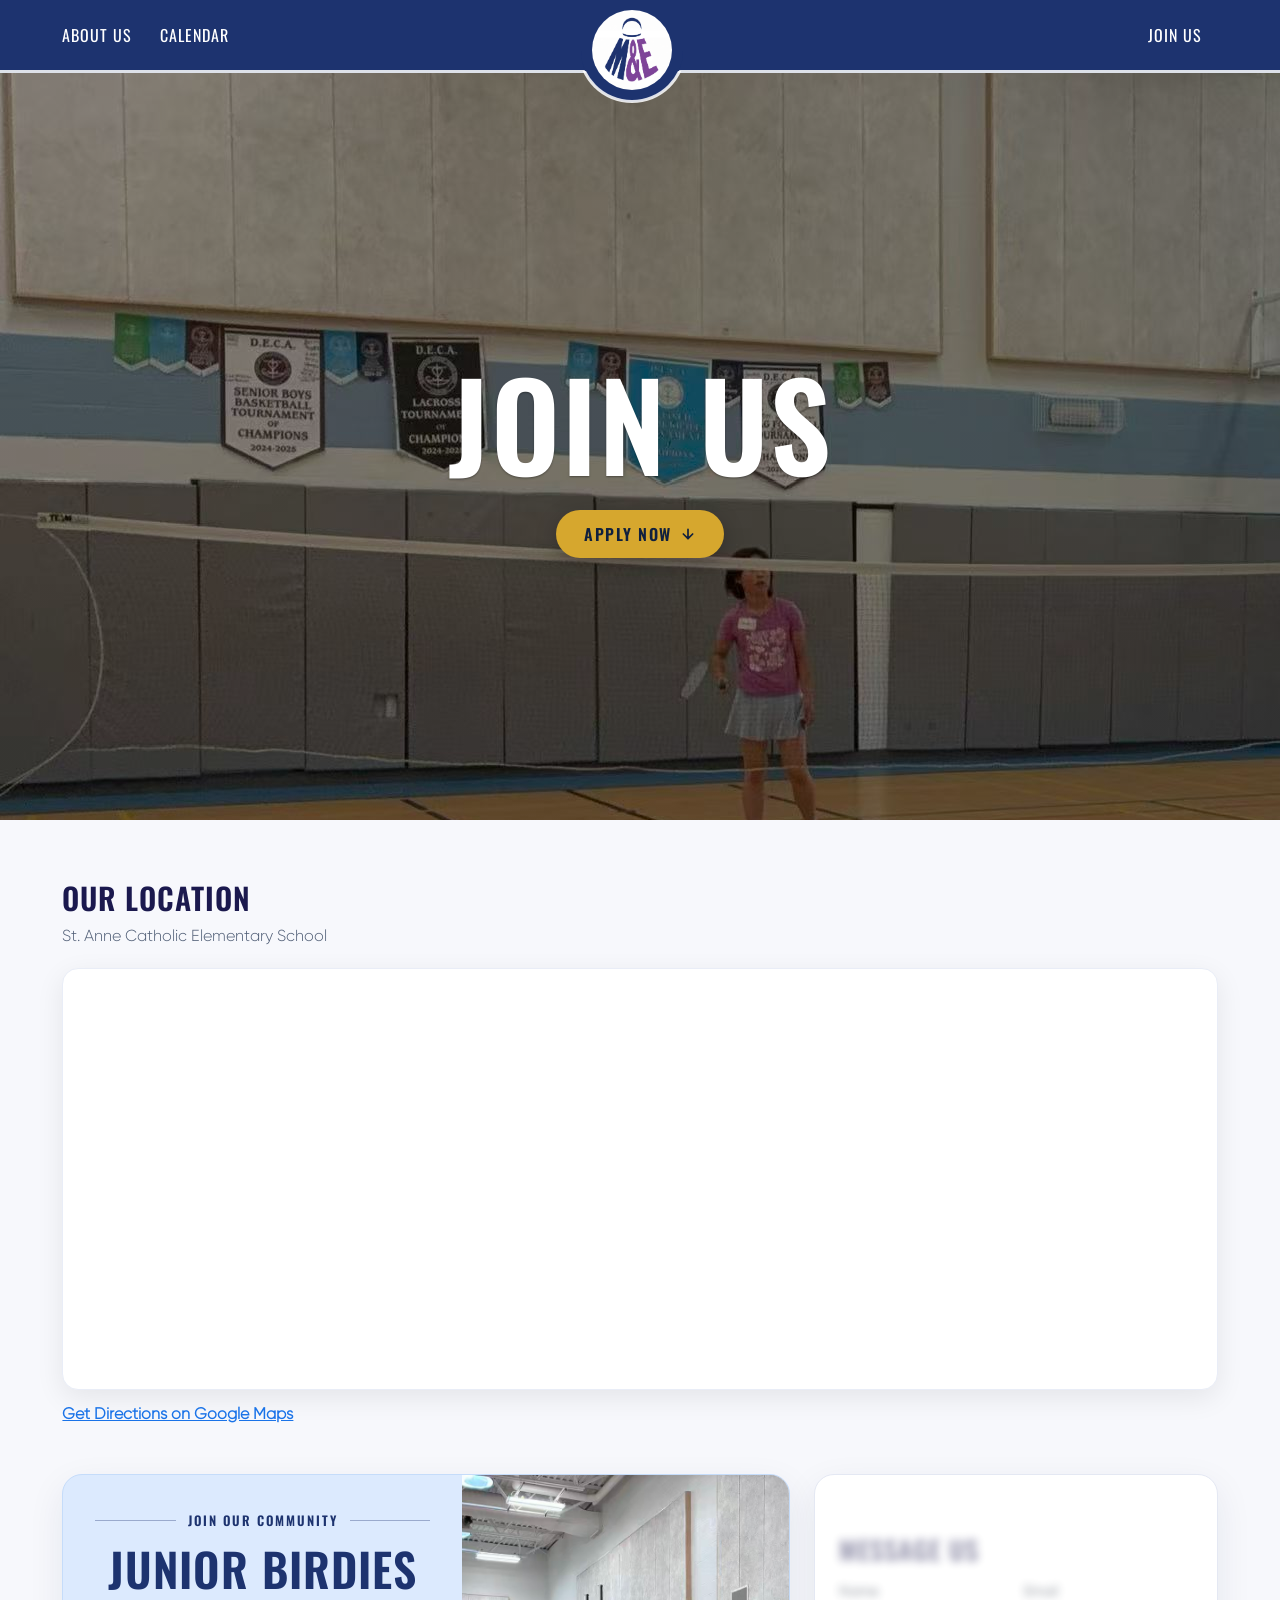
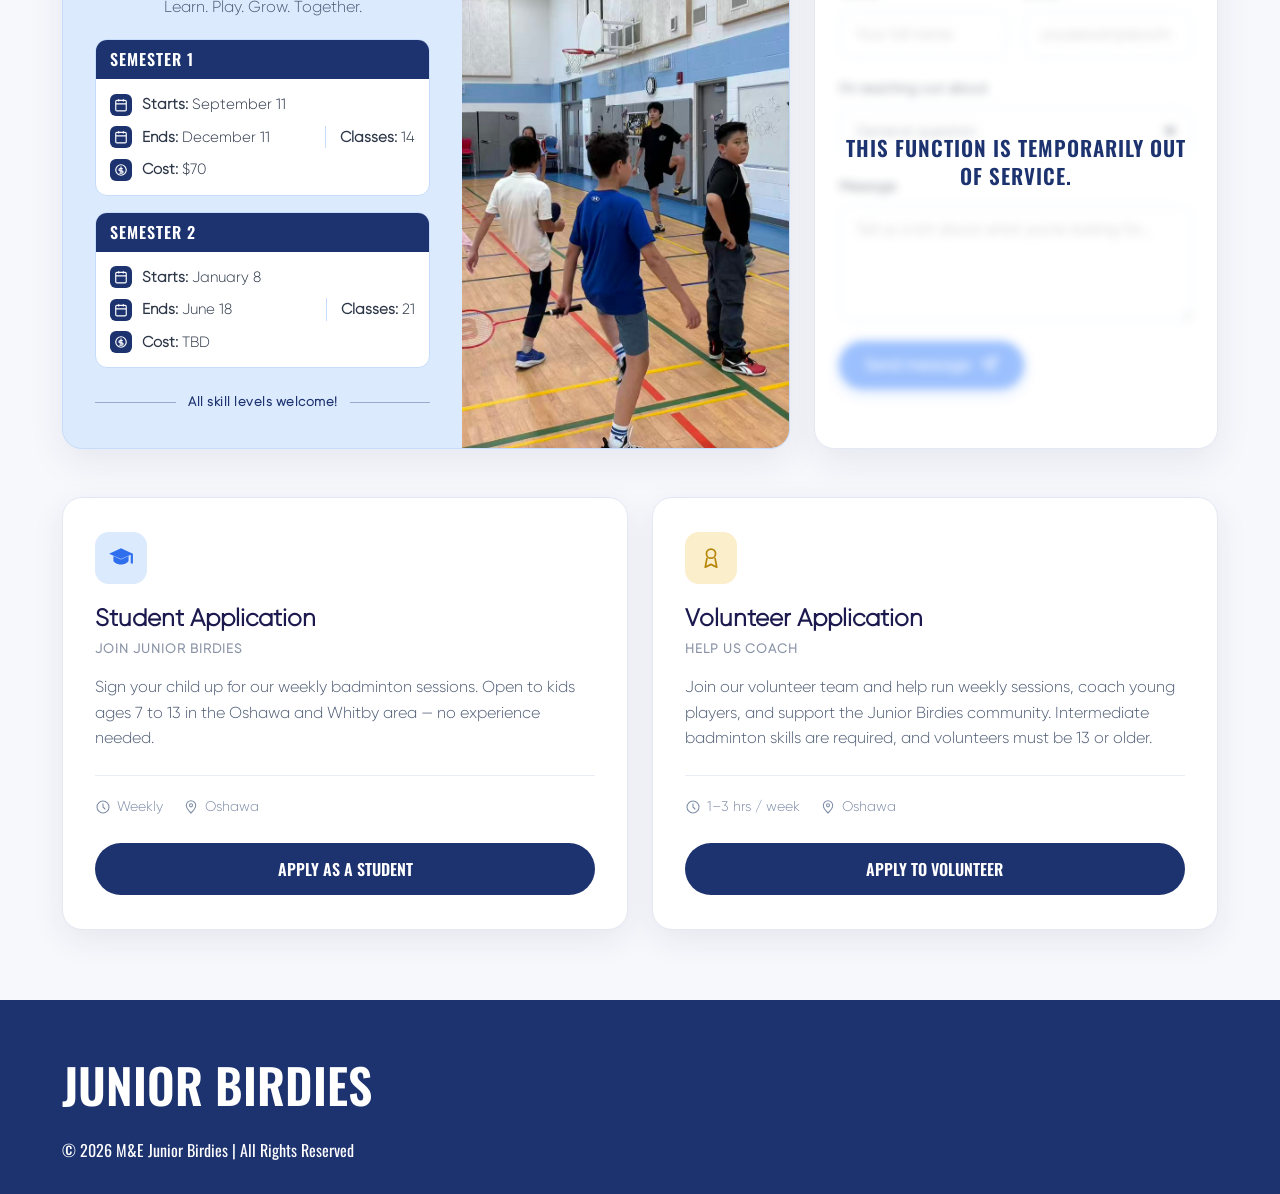
<file: join-us.html>
<!doctype html>
<html lang="en">
<head>
        <meta charset="UTF-8">
        <meta http-equiv="X-UA-Compatible" content="IE=edge">
        <meta name="viewport" content="width=device-width, initial-scale=1.0">
        <title>Join Us | Junior Birdies - A Place to Play. A Place to Grow</title>
        <link rel="icon" type="image/png" href="img/logo.png">
        <link href="https://cdn.jsdelivr.net/npm/bootstrap@5.0.2/dist/css/bootstrap.min.css" rel="stylesheet">
        <link href="https://fonts.googleapis.com/css2?family=Oswald:wght@300;400;500;600;700&display=swap" rel="stylesheet">
        <link rel="stylesheet" href="css/style.css">
        <link rel="stylesheet" href="css/responsive.css">
        <link rel="stylesheet" href="css/overrides.css">
</head>
<body class="about-page simple-page join-page">
        <header>
                <nav class="navbar navbar-expand-lg p-0">
                        <div class="container">
                                <div>
                                        <div class="logo_div_mob">
                                                <a class="navbar-brand d-lg-none" href="index.html">
                                                        <img src="img/logo.png" width="85" height="85" alt="M&amp;E Logo">
                                                </a>
                                        </div>
                                </div>
                                <button class="navbar-toggler" type="button" data-bs-toggle="collapse" data-bs-target="#navbarNav" aria-controls="navbarNav" aria-expanded="false" aria-label="Toggle navigation">
                                        <span class="hamburger"><span class="inner-ham-b"><span class="inner-ham"></span></span></span>
                                </button>
                                <div class="collapse navbar-collapse" id="navbarNav">
                                        <ul class="navbar-nav navbar_one">
                                                <li class="nav-item"><a class="nav-link" href="about-us.html">ABOUT US</a></li>
                                                <li class="nav-item"><a class="nav-link" href="calendar.html">CALENDAR</a></li>
                                        </ul>
                                        <div class="logo_div">
                                                <a class="navbar-brand d-none d-lg-flex" href="index.html">
                                                        <img src="img/logo.png" width="80" height="80" alt="M&amp;E logo">
                                                </a>
                                        </div>
                                        <ul class="navbar-nav ms-auto navbar_two">
                                                <li class="nav-item t_cont"><a class="nav-link" href="join-us.html">JOIN US</a></li>
                                        </ul>
                                </div>
                        </div>
                </nav>
        </header>

        <section class="about-header">
                <h1>Join Us</h1>
                <a class="apply-now-btn" href="#application-forms">
                        APPLY NOW
                        <svg width="16" height="16" viewBox="0 0 24 24" fill="none" stroke="currentColor" stroke-width="2.5" stroke-linecap="round" stroke-linejoin="round" aria-hidden="true"><path d="M12 5v14M19 12l-7 7-7-7"/></svg>
                </a>
        </section>

        <section class="location-map-section">
                <div class="container">
                        <div class="row">
                                <div class="col-12">
                                        <h2 class="section-title">Our Location</h2>
                                        <p class="map-address">St. Anne Catholic Elementary School</p>

                                        <div class="map-card" id="map-card">
                                                <iframe class="map-frame" id="map-frame" src="https://www.google.com/maps?q=2465+Bridle+Rd,+Oshawa,+ON+L1L+0L4&z=14&output=embed" allowfullscreen loading="lazy" referrerpolicy="no-referrer-when-downgrade"></iframe>
                                        </div>
                                        <a class="map-directions-link" href="https://www.google.com/maps/search/?api=1&query=2465+Bridle+Rd,+Oshawa,+ON+L1L+0L4" target="_blank" rel="noopener">Get Directions on Google Maps</a>
                                        <script>
                                                // In-app browsers (Instagram, Facebook, etc.) block third-party map iframes, so show a fallback link instead of a broken embed.
                                                (function () {
                                                        var ua = navigator.userAgent || "";
                                                        var isInAppBrowser = /Instagram|FBAN|FBAV|Line\/|Twitter/i.test(ua);
                                                        if (isInAppBrowser) {
                                                                var card = document.getElementById("map-card");
                                                                if (card) {
                                                                        card.innerHTML = '<div class="map-fallback"><p>Map preview isn\'t available in this in-app browser.</p></div>';
                                                                }
                                                        }
                                                })();
                                        </script>

                                        <!-- Semester Info & Contact Section -->
                                        <div class="info-and-contact-wrapper">
                                                <!-- Semester Info Card -->
                                                <div class="semester-info-card">
                                                        <div class="semester-info-content">
                                                                <div class="semester-top-tag">
                                                                        <span class="semester-line"></span>
                                                                        <span class="semester-top-text">JOIN OUR COMMUNITY</span>
                                                                        <span class="semester-line"></span>
                                                                </div>

                                                                <h2 class="semester-title">JUNIOR BIRDIES</h2>
                                                                <p class="semester-subtitle">Learn. Play. Grow. Together.</p>

                                                                <div class="semester-boxes">
                                                                        <!-- Semester 1 -->
                                                                        <div class="semester-box fall-box">
                                                                                <div class="semester-box-header">
                                                                                        <h3>SEMESTER 1</h3>
                                                                                </div>
                                                                                <div class="semester-box-body">
                                                                                        <div class="semester-detail-item">
                                                                                                <svg class="detail-icon" viewBox="0 0 24 24" fill="none" stroke="currentColor" stroke-width="2"><rect x="3" y="4" width="18" height="18" rx="2" ry="2"/><line x1="16" y1="2" x2="16" y2="6"/><line x1="8" y1="2" x2="8" y2="6"/><line x1="3" y1="10" x2="21" y2="10"/></svg>
                                                                                                <span><strong>Starts:</strong> September 11</span>
                                                                                        </div>
                                                                                        <div class="semester-detail-item">
                                                                                                <svg class="detail-icon" viewBox="0 0 24 24" fill="none" stroke="currentColor" stroke-width="2"><rect x="3" y="4" width="18" height="18" rx="2" ry="2"/><line x1="16" y1="2" x2="16" y2="6"/><line x1="8" y1="2" x2="8" y2="6"/><line x1="3" y1="10" x2="21" y2="10"/></svg>
                                                                                                <span><strong>Ends:</strong> December 11</span>
                                                                                        </div>
                                                                                        <div class="semester-detail-item">
                                                                                                <svg class="detail-icon detail-icon-cost" viewBox="0 0 24 24" fill="none" stroke="currentColor" stroke-width="2"><circle cx="12" cy="12" r="9"/><path d="M12 6v12M15 9.5H10.5a2 2 0 0 0 0 4h3a2 2 0 0 1 0 4H9"/></svg>
                                                                                                <span><strong>Cost:</strong> $70</span>
                                                                                        </div>
                                                                                        <div class="semester-detail-item semester-detail-item-classes">
                                                                                                <span><strong>Classes:</strong> 14</span>
                                                                                        </div>
                                                                                </div>
                                                                        </div>

                                                                        <!-- Semester 2 -->
                                                                        <div class="semester-box spring-box">
                                                                                <div class="semester-box-header">
                                                                                        <h3>SEMESTER 2</h3>
                                                                                </div>
                                                                                <div class="semester-box-body">
                                                                                        <div class="semester-detail-item">
                                                                                                <svg class="detail-icon" viewBox="0 0 24 24" fill="none" stroke="currentColor" stroke-width="2"><rect x="3" y="4" width="18" height="18" rx="2" ry="2"/><line x1="16" y1="2" x2="16" y2="6"/><line x1="8" y1="2" x2="8" y2="6"/><line x1="3" y1="10" x2="21" y2="10"/></svg>
                                                                                                <span><strong>Starts:</strong> January 8</span>
                                                                                        </div>
                                                                                        <div class="semester-detail-item">
                                                                                                <svg class="detail-icon" viewBox="0 0 24 24" fill="none" stroke="currentColor" stroke-width="2"><rect x="3" y="4" width="18" height="18" rx="2" ry="2"/><line x1="16" y1="2" x2="16" y2="6"/><line x1="8" y1="2" x2="8" y2="6"/><line x1="3" y1="10" x2="21" y2="10"/></svg>
                                                                                                <span><strong>Ends:</strong> June 18</span>
                                                                                        </div>
                                                                                        <div class="semester-detail-item">
                                                                                                <svg class="detail-icon detail-icon-cost" viewBox="0 0 24 24" fill="none" stroke="currentColor" stroke-width="2"><circle cx="12" cy="12" r="9"/><path d="M12 6v12M15 9.5H10.5a2 2 0 0 0 0 4h3a2 2 0 0 1 0 4H9"/></svg>
                                                                                                <span><strong>Cost:</strong> TBD</span>
                                                                                        </div>
                                                                                        <div class="semester-detail-item semester-detail-item-classes">
                                                                                                <span><strong>Classes:</strong> 21</span>
                                                                                        </div>
                                                                                </div>
                                                                        </div>
                                                                </div>

                                                                <div class="semester-top-tag semester-footer-tag">
                                                                        <span class="semester-line"></span>
                                                                        <span class="semester-footer-text">
                                                                                All skill levels welcome!
                                                                        </span>
                                                                        <span class="semester-line"></span>
                                                                </div>
                                                        </div>

                                                        <!-- Image Container -->
                                                        <div class="semester-image-container">
                                                                <img src="img/random1.jpg" alt="Junior Birdies badminton players" class="semester-image">
                                                        </div>
                                                </div>

                                                <!-- Detached Contact / Message Form Card -->
                                                <div class="contact-form-container service-unavailable">
                                                        <h3 class="contact-form-title">MESSAGE US</h3>
                                                        <form class="contact-form" id="contact-form" aria-hidden="true">
                                                                <div class="form-row">
                                                                        <div class="form-group">
                                                                                <label for="contact-name">Name</label>
                                                                                <input type="text" id="contact-name" name="name" placeholder="Your full name" required>
                                                                        </div>
                                                                        <div class="form-group">
                                                                                <label for="contact-email">Email</label>
                                                                                <input type="email" id="contact-email" name="email" placeholder="you@example.com" required>
                                                                        </div>
                                                                </div>

                                                                <div class="form-group">
                                                                        <label for="contact-reason">I'm reaching out about</label>
                                                                        <select id="contact-reason" name="subject">
                                                                                <option value="General question">General question</option>
                                                                                <option value="Registration &amp; Enrollment">Registration &amp; Enrollment</option>
                                                                                <option value="Volunteering">Volunteering</option>
                                                                                <option value="Other">Other</option>
                                                                        </select>
                                                                </div>

                                                                <div class="form-group">
                                                                        <label for="contact-message">Message</label>
                                                                        <textarea id="contact-message" name="message" rows="4" placeholder="Tell us a bit about what you're looking for..." required></textarea>
                                                                </div>

                                                                <button type="submit" class="contact-submit-btn">
                                                                        Send message
                                                                        <svg width="18" height="18" viewBox="0 0 24 24" fill="none" stroke="currentColor" stroke-width="2" stroke-linecap="round" stroke-linejoin="round" aria-hidden="true"><line x1="22" y1="2" x2="11" y2="13"/><polygon points="22 2 15 22 11 13 2 9 22 2"/></svg>
                                                                </button>
                                                        </form>
                                                        <p class="service-unavailable-message" role="status">This function is temporarily out of service.</p>
                                                </div>
                                        </div>

                                        <div class="registration-cards" id="application-forms">
                                                <div class="registration-card">
                                                        <div class="registration-icon registration-icon-blue" aria-hidden="true">
                                                                <svg viewBox="0 0 24 24" fill="none" xmlns="http://www.w3.org/2000/svg"><path d="M12 3 1 8l11 5 9-4.09V17h2V8L12 3Z" fill="currentColor"/><path d="M5 10.18v4.32c0 1 3.13 3.5 7 3.5s7-2.5 7-3.5v-4.32l-7 3.18-7-3.18Z" fill="currentColor"/></svg>
                                                        </div>
                                                        <h3 class="registration-card-title">Student Application</h3>
                                                        <p class="registration-card-subtitle">JOIN JUNIOR BIRDIES</p>
                                                        <p class="registration-card-desc">Sign your child up for our weekly badminton sessions. Open to kids ages 7 to 13 in the Oshawa and Whitby area &mdash; no experience needed.</p>
                                                        <div class="registration-meta">
                                                                <span class="registration-meta-item"><svg viewBox="0 0 24 24" fill="none" xmlns="http://www.w3.org/2000/svg"><circle cx="12" cy="12" r="9" stroke="currentColor" stroke-width="1.6"/><path d="M12 7v5l3 3" stroke="currentColor" stroke-width="1.6" stroke-linecap="round"/></svg>Weekly</span>
                                                                <span class="registration-meta-item"><svg viewBox="0 0 24 24" fill="none" xmlns="http://www.w3.org/2000/svg"><path d="M12 21s7-6.3 7-11.5A7 7 0 0 0 5 9.5C5 14.7 12 21 12 21Z" stroke="currentColor" stroke-width="1.6"/><circle cx="12" cy="9.5" r="2.3" stroke="currentColor" stroke-width="1.6"/></svg>Oshawa</span>
                                                        </div>
                                                        <a class="registration-btn" href="https://docs.google.com/forms/d/1lcFFgIIO7zonFzGVah9Y68eDIlMaAMZLWs5rJKQ6EiQ/viewform" target="_blank" rel="noopener">APPLY AS A STUDENT</a>
                                                </div>

                                                <div class="registration-card">
                                                        <div class="registration-icon registration-icon-gold" aria-hidden="true">
                                                                <svg viewBox="0 0 24 24" fill="none" xmlns="http://www.w3.org/2000/svg"><circle cx="12" cy="8" r="4.2" stroke="currentColor" stroke-width="1.6"/><path d="m8.3 11.8-1.6 8.7 5.3-2.6 5.3 2.6-1.6-8.7" stroke="currentColor" stroke-width="1.6" stroke-linejoin="round"/></svg>
                                                        </div>
                                                        <h3 class="registration-card-title">Volunteer Application</h3>
                                                        <p class="registration-card-subtitle">HELP US COACH</p>
                                                        <p class="registration-card-desc">Join our volunteer team and help run weekly sessions, coach young players, and support the Junior Birdies community. Intermediate badminton skills are required, and volunteers must be 13 or older.</p>
                                                        <div class="registration-meta">
                                                                <span class="registration-meta-item"><svg viewBox="0 0 24 24" fill="none" xmlns="http://www.w3.org/2000/svg"><circle cx="12" cy="12" r="9" stroke="currentColor" stroke-width="1.6"/><path d="M12 7v5l3 3" stroke="currentColor" stroke-width="1.6" stroke-linecap="round"/></svg>1&ndash;3 hrs / week</span>
                                                                <span class="registration-meta-item"><svg viewBox="0 0 24 24" fill="none" xmlns="http://www.w3.org/2000/svg"><path d="M12 21s7-6.3 7-11.5A7 7 0 0 0 5 9.5C5 14.7 12 21 12 21Z" stroke="currentColor" stroke-width="1.6"/><circle cx="12" cy="9.5" r="2.3" stroke="currentColor" stroke-width="1.6"/></svg>Oshawa</span>
                                                        </div>
                                                        <a class="registration-btn" href="https://docs.google.com/forms/d/1uMymPSkyqah9Dm77r1U58BIN0INeM1VhYfhbRRHQmHQ/viewform" target="_blank" rel="noopener">APPLY TO VOLUNTEER</a>
                                                </div>
                                        </div>
                                </div>
                        </div>
                </div>
        </section>

        <footer class="bgColorBlack footer">
                <div class="container">
                        <div class="row">
                                <div class="col-12">
                                        <div class="footer_data">
                                                <div class="join_us">
                                                        <a href="join-us.html" class="footer_heading">
                                                                <h2 class="wow animated animate__fadeInUp">JUNIOR BIRDIES</h2>
                                                        </a>
                                                        <div>
                                                                <div class="map-card">
                                                                        <div class="left">
                                                                                <div class="title">© 2026 M&amp;E Junior Birdies | All Rights Reserved</div>
                                                                        </div>
                                                                </div>
                                                        </div>
                                                </div>
                                        </div>
                                </div>
                        </div>
                </div>
        </footer>

        <script src="https://cdn.jsdelivr.net/npm/bootstrap@5.0.2/dist/js/bootstrap.bundle.min.js"></script>
        <script>
        document.addEventListener('DOMContentLoaded', function() {
                var contactForm = document.getElementById('contact-form');
                if (contactForm) {
                        contactForm.addEventListener('submit', function(e) {
                                e.preventDefault();
                                alert('Sorry, this feature is currently unavailable. Please email us at juniorbirdies@gmail.com instead, and we’ll get back to you as soon as possible.');
                        });
                }

                var applyBtn = document.querySelector('.apply-now-btn');
                if (applyBtn) {
                        applyBtn.addEventListener('click', function(e) {
                                e.preventDefault();
                                var target = document.getElementById('application-forms');
                                if (target) {
                                        target.scrollIntoView({ behavior: 'smooth' });
                                }
                        });
                }

                var navbar = document.querySelector('nav.navbar');
                if (!navbar) return;

                function updateScrolledState() {
                        if (window.matchMedia('(min-width: 992px)').matches && window.scrollY > 20) {
                                navbar.classList.add('scrolled');
                        } else {
                                navbar.classList.remove('scrolled');
                        }
                }

                window.addEventListener('scroll', updateScrolledState);
                window.addEventListener('resize', updateScrolledState);
                updateScrolledState();
        });
        </script>
</body>
</html>
</file>
<file: css/style.css>
﻿/* style.css - trimmed to selectors used by index.html */

* { box-sizing: border-box; margin: 0; padding: 0 }

@font-face {
    font-family: Gilroy;
    src: url('../fonts/Gilroy-Light.otf') format('opentype');
    font-weight: 400; font-style: normal; font-display: swap
}

html { scroll-behavior: smooth }
body { font-family: Gilroy, Arial, Helvetica, sans-serif; color: #1b194e }
a { text-decoration: none }
p { font-size: 18px }
h1, h2, h3, h4, h5, h6 { font-weight: 600 !important; color: #1b194e }

/* Container / grid */
.container { width: 100%; padding: 0 24px; margin: 0 auto }
.row { display: flex; flex-wrap: wrap }
.col-12 { flex: 0 0 100%; max-width: 100% }

/* About page gallery */
.about-gallery-section {
    margin: 0;
    background: #ffffff;
    padding: 0 0 18px
}
.about-gallery-section .carousel-inner {
    border-radius: 0;
    overflow: hidden
}
.about-gallery-section .about-gallery-image {
    width: 100%;
    height: clamp(360px, 60vw, 660px);
    object-fit: cover;
    object-position: center
}

/* Location map section */
.location-map-section {
    padding: 60px 0 70px;
    background: #f7f8fc
}
.location-map-section .section-title {
    font-size: 30px;
    margin-bottom: 8px;
    color: #4f5d75;
    font-family: 'Oswald', Arial, sans-serif;
    font-weight: 600;
    letter-spacing: 1px;
    text-transform: uppercase
}
.location-map-section .map-address {
    margin-bottom: 20px;
    color: #4f5d75;
    font-size: 16px
}
.home-page .home-photo-collage {
    width: min(100%, 1344px);
    margin: 0 auto 42px;
}
.home-page .home-photo-collage-layout {
    display: grid;
    grid-template-columns: minmax(0, 0.92fr) minmax(0, 1.75fr);
    gap: 18px;
    align-items: stretch;
    margin-bottom: 18px;
}
.home-page .home-photo-left-stack {
    display: grid;
    grid-template-rows: 1fr 1fr;
    gap: 18px;
    height: 100%;
}
.home-page .home-photo-collage-row {
    display: grid;
    grid-template-columns: repeat(2, minmax(0, 1fr));
    gap: 18px;
}
.home-page .home-photo-card {
    position: relative;
    min-height: 260px;
    border: 2px dashed #d7d7d7;
    background: #f3f3f3 url('../img/fillerimage.PNG') center/cover no-repeat;
    overflow: hidden;
}
.home-page .home-photo-card::before {
    content: "";
    position: absolute;
    inset: 0;
    background: rgba(255,255,255,0.02);
}
.home-page .photo-one,
.home-page .photo-two,
.home-page .photo-three,
.home-page .photo-four,
.home-page .photo-five {
    background-color: #f3f3f3;
    background-image: url('../img/fillerimage.PNG');
    background-position: center;
    background-size: cover;
    background-repeat: no-repeat;
}
.home-page .home-photo-large {
    min-height: 540px;
}
.location-map-section .registration-banner {
    overflow-x: scroll;
    overflow-y: hidden;
    width: 100vw;
    margin: 0 0 58px calc((100% - 100vw) / 2);
    padding: 24px 0 26px;
    border-radius: 0;
    background: #1d336f;
    border: 1px solid #e4e8f3;
    box-shadow: 0 10px 32px rgba(15, 34, 82, .1);
    text-align: left;
    transition: transform .22s ease, box-shadow .22s ease
}
.location-map-section .registration-banner-inner {
    display: grid;
    grid-template-columns: minmax(0, 1fr) minmax(220px, .85fr);
    align-items: center;
    gap: 20px;
    width: min(100%, 1344px);
    margin: 0 auto;
}

@media (min-width: 768px) {
    .location-map-section .registration-banner {
        padding-left: 24px;
        padding-right: 24px;
        scrollbar-width: none;
    }

    .location-map-section .registration-banner::-webkit-scrollbar {
        display: none;
    }
}
.location-map-section .registration-banner:hover {
    box-shadow: 0 14px 28px rgba(15, 34, 82, .16)
}
.location-map-section .registration-banner-heading {
    display: flex;
    align-items: center;
    gap: 14px;
    margin-bottom: 26px;
}
.location-map-section .registration-banner-info {
    min-width: 0;
}
.location-map-section .registration-banner-icon {
    font-size: 36px;
    line-height: 1;
}
.location-map-section .registration-banner-text {
    margin: 0;
    color: #ffffff;
    font-family: 'Oswald', Arial, sans-serif;
    font-size: clamp(32px, 5vw, 52px);
    font-weight: 700;
    letter-spacing: 1px;
    text-transform: uppercase;
    transition: color .25s ease
}
.location-map-section .registration-banner-image {
    display: block;
    width: 100%;
    height: auto;
    aspect-ratio: 4 / 3;
    margin: 0;
    border-radius: 10px;
    object-fit: cover;
    object-position: center 36%;
    transform: scale(1.06);
    transition: transform .3s ease;
}
.location-map-section .registration-banner:hover .registration-banner-image {
    transform: scale(1);
}
.location-map-section .registration-banner-details {
    display: grid;
    grid-template-columns: minmax(100px, .55fr) minmax(120px, .65fr) minmax(0, 1.8fr);
    gap: 24px;
    padding: 16px 0 24px;
    border-top: 1px solid rgba(255, 255, 255, .3);
    border-bottom: 1px solid rgba(255, 255, 255, .3);
}
.location-map-section .registration-banner-details div {
    display: flex;
    flex-direction: column;
    gap: 8px;
}
.location-map-section .registration-banner-details span {
    color: #b9c8e8;
    font-size: 12px;
    font-weight: 700;
    letter-spacing: 1px;
}
.location-map-section .registration-banner-details strong {
    color: #ffffff;
    font-size: 17px;
    font-weight: 400;
    line-height: 1.7;
}
.registration-banner-button {
    display: inline-flex;
    align-items: center;
    gap: 14px;
    margin-top: 24px;
    padding: 19px 32px;
    border-radius: 10px;
    background: #10203e;
    color: #ffffff;
    font-family: 'Oswald', Arial, sans-serif;
    font-size: 19px;
    font-weight: 600;
    letter-spacing: .5px;
    text-decoration: none;
    transition: background-color .2s ease, transform .2s ease;
}
.registration-banner-button:hover {
    background: var(--brand-purple);
    color: #ffffff;
    transform: translateX(3px)
}

@media (max-width: 767px) {
    .location-map-section .registration-banner {
        padding: 28px 16px 30px;
    }

    .location-map-section .registration-banner-inner {
        grid-template-columns: 100vw 100vw;
        gap: 0;
        width: 200vw;
        max-width: none;
        margin: 0;
    }

    .location-map-section .registration-banner-info {
        padding: 0 16px;
    }

    .location-map-section .registration-banner-details {
        grid-template-columns: 1fr;
        gap: 12px;
    }

    .location-map-section .registration-banner-image {
        box-sizing: border-box;
        padding: 0 16px;
        transform: none;
        object-fit: contain;
        background: #1d336f;
    }

}
.location-map-section .community-title {
    margin-bottom: 14px;
    font-size: 28px;
    color: #4f5d75;
    font-family: 'Oswald', Arial, sans-serif;
    font-weight: 600;
    letter-spacing: 1px;
    text-align: center;
    text-transform: uppercase
}
.location-map-section .reviews-wrap { margin-bottom: 42px }
.location-map-section .reviews-title {
    margin-bottom: 14px;
    font-size: 24px;
    color: #4f5d75;
    font-family: 'Oswald', Arial, sans-serif;
    text-transform: uppercase;
    letter-spacing: 1px
}
.location-map-section .reviews-grid {
    display: grid;
    grid-template-columns: repeat(3, minmax(0, 1fr));
    gap: 22px
}
.location-map-section .review-card {
    min-height: 250px;
    padding: 24px 26px;
    border-radius: 18px;
    background: #fff;
    border: 1px solid #e4e8f3;
    box-shadow: 0 10px 32px rgba(15, 34, 82, .08)
}
.location-map-section .review-stars {
    color: #f2b21b;
    letter-spacing: 2px;
    font-size: 18px;
    margin-bottom: 14px
}
.location-map-section .review-quote {
    font-size: 17px;
    line-height: 1.65;
    color: #394b67;
    font-style: italic;
    margin-bottom: 18px
}
.location-map-section .review-author {
    display: flex;
    align-items: center;
    gap: 12px
}
.location-map-section .review-avatar {
    width: 42px;
    height: 42px;
    border-radius: 50%;
    display: inline-flex;
    align-items: center;
    justify-content: center;
    background: #c9d7f6;
    color: #ffffff;
    font-weight: 600;
    font-size: 16px
}
.location-map-section .review-name {
    margin: 0;
    font-size: 20px;
    color: #243454;
    line-height: 1.3
}
.location-map-section .review-meta {
    margin: 0;
    font-size: 14px;
    color: #7e8da7;
    line-height: 1.4
}
@media (max-width: 1100px) {
    .location-map-section .reviews-grid { grid-template-columns: 1fr 1fr }
}
@media (max-width: 767px) {
    .location-map-section .reviews-grid { grid-template-columns: 1fr }
    .location-map-section .review-card {
        min-height: auto;
        padding: 20px
    }
}
.location-map-section .map-card {
    overflow: hidden;
    border-radius: 16px;
    box-shadow: 0 8px 28px rgba(0,0,0,.08);
    border: 1px solid #e9edf7;
    background: #fff
}
.location-map-section .map-frame {
    width: 100%;
    min-height: 420px;
    border: 0;
    display: block
}
.location-map-section .map-fallback {
    min-height: 420px;
    display: flex;
    align-items: center;
    justify-content: center;
    text-align: center;
    padding: 24px;
    color: #555
}
.location-map-section .map-directions-link {
    display: inline-block;
    margin-top: 12px;
    font-weight: 600;
    color: #1a73e8;
    text-decoration: underline
}

/* Registration application cards */
.registration-cards {
    display: grid;
    grid-template-columns: repeat(2, minmax(0, 1fr));
    gap: 24px;
    margin-top: 36px
}
.registration-card {
    display: flex;
    flex-direction: column;
    padding: 34px 32px;
    border-radius: 20px;
    background: #fff;
    border: 1px solid #e4e8f3;
    box-shadow: 0 10px 32px rgba(15, 34, 82, .08)
}
.registration-icon {
    width: 52px;
    height: 52px;
    display: flex;
    align-items: center;
    justify-content: center;
    border-radius: 14px;
    margin-bottom: 20px
}
.registration-icon svg { width: 26px; height: 26px }
.registration-icon-blue { background: #dceafe; color: #2f6fed }
.registration-icon-gold { background: #fbeecb; color: #b8860b }
.registration-card-title { font-size: 24px; margin-bottom: 6px; color: #243454 }
.registration-card-subtitle {
    margin-bottom: 16px;
    font-size: 13px;
    font-weight: 600;
    letter-spacing: 1px;
    color: #8a93a6;
    text-transform: uppercase
}
.registration-card-desc {
    margin-bottom: 24px;
    font-size: 16px;
    line-height: 1.6;
    color: #4f5d75
}
.registration-meta {
    display: flex;
    flex-wrap: wrap;
    gap: 20px;
    margin-bottom: 26px;
    padding-top: 20px;
    border-top: 1px solid #e9edf7
}
.registration-meta-item {
    display: inline-flex;
    align-items: center;
    gap: 6px;
    font-size: 14px;
    color: #7e8da7
}
.registration-meta-item svg { width: 16px; height: 16px }
.registration-btn {
    display: inline-flex;
    align-items: center;
    justify-content: center;
    padding: 14px 24px;
    border-radius: 999px;
    background: #1d336f;
    color: #fff;
    font-family: 'Oswald', Arial, sans-serif;
    font-weight: 600;
    font-size: 16px;
    text-align: center;
    text-transform: uppercase;
    transition: transform .22s ease, box-shadow .22s ease, color .22s ease
}
.registration-btn:hover {
    transform: translateY(-2px);
    box-shadow: 0 12px 24px rgba(29, 51, 111, .28);
    color: #cbb6ff
}
@media (max-width: 767px) {
    .registration-cards { grid-template-columns: 1fr }
    .registration-card { padding: 28px 24px }
}

/* Navbar */
nav.navbar {
    position: fixed; left: 0; right: 0; top: 0;
    width: 100%; z-index: 9999;
    background: #1d336f;
    border-bottom: 3px solid rgba(255,255,255,0.85);
    transition: background .4s ease, box-shadow .4s ease;
    animation: 1s slide-down
}
nav.fixed { background: #1d336f; box-shadow: 10px 10px 10px rgba(183,183,183,.13) }
nav.open  { background: #1d336f }

.navbar .navbar-collapse {
    position: relative; display: flex;
    align-items: center; justify-content: space-between
}
.navbar-nav { display: flex; align-items: center }
.navbar .navbar-nav .nav-link {
    color: #fff; font-size: 16px; font-weight: 400;
    padding: 0; letter-spacing: 1px; position: relative
}
.navbar .navbar-nav .nav-item { padding: 23px 28px 23px 0 }
.navbar .navbar_two .t_cont .nav-link { padding: 0 !important }

/* Underline hover on nav links */
.navbar .navbar_one .nav-link::after,
.navbar .navbar_two .t_cont .nav-link::after {
    content: ""; position: absolute; bottom: 0; right: 0;
    width: 0; height: 1px; background: #fff; transition: .5s
}
.navbar .navbar_one .nav-link:hover::after,
.navbar .navbar_two .t_cont .nav-link:hover::after { left: 0; width: 100% }

/* Logo circle */
.logo_div {
    position: absolute; left: 50%; top: 0;
    transform: translateX(-50%); z-index: 2;
    transition: left .9s ease-out, transform .9s ease-out, opacity .9s ease-out
}
.logo_div a {
    width: 102px; height: 102px; display: flex;
    align-items: center; justify-content: center;
    background: #1d336f; padding: 10px; border-radius: 0 0 60px 60px;
    border-bottom: 2px solid rgba(255,255,255,0.85)
}
.navbar-brand img {
    width: 80px; height: 80px; border-radius: 50%; object-fit: cover; display: block
}

/* Logo scroll animation */
.navbar.scrolled .navbar_one { transform: translateX(-125%); opacity: 0 }
.navbar.scrolled .navbar_two { transform: translateX(125%);  opacity: 0 }
.navbar.scrolled .logo_div   { left: 20px; transform: translateX(0); opacity: 1 }
.navbar_one, .navbar_two { transition: transform .9s ease-out, opacity .9s ease-out }

/* Mail icon */
.mailH_logo {
    display: flex; align-items: center; justify-content: center;
    border-radius: 100%; padding: 10px; background: #fff; transition: .6s
}
.mailH_logo svg { width: 24px; height: 24px; transition: .6s }

/* Hamburger */
.hamburger {
    position: relative; height: 37px; cursor: pointer;
    display: flex; align-items: center; justify-content: center; width: 38px
}
.inner-ham-b { height: 100%; display: flex; align-items: center }
.hamburger span { position: relative; width: 38px }
.inner-ham { width: 30px; height: 2px; background: #fff; display: block; transition: .4s }
.hamburger span.inner-ham-b:before,
.hamburger span.inner-ham-b:after {
    content: ''; display: block; height: 2px; width: 24px;
    background: #fff; position: absolute; transition: .4s
}
.hamburger span.inner-ham-b:before { top: 10px }
.hamburger span.inner-ham-b:after  { bottom: 9px }
.hamburger.close span.inner-ham { width: 0 }
.hamburger.close span.inner-ham-b:before { transform: rotate(45deg);  top: 24px }
.hamburger.close span.inner-ham-b:after  { transform: rotate(-45deg); bottom: 11px }

/* Mobile logo pill hidden on desktop */
.logo_div_mob { display: none }

/* Hero section */
.bgColor.awekan_sec {
    position: relative;
    background-image: linear-gradient(rgba(0,0,0,.45), rgba(0,0,0,.45)),
                      url('../img/1titlepage.jpg');
    background-size: cover; background-position: center; background-repeat: no-repeat
}
.awekan_sec, .awekan_sec1 { height: calc(100vh - 80px) }
.awekan_sec1 {
    display: flex; align-items: center;
    justify-content: center; flex-direction: column
}
.awekan_sec1 h1 { font-family: Tahoma, sans-serif; font-size: 4.5rem }
.title-yellow  { color: #fff }
.masked-text   { color: transparent; -webkit-text-stroke: 2px #fff }
.bgColor.awekan_sec .awekan_sec1 h1 .masked-text {
    color: #fff !important; -webkit-text-stroke: 0 !important;
    text-shadow: 0 1px 2px rgba(0,0,0,.35)
}
.scroll_sec {
    display: flex; align-items: center; justify-content: space-between;
    width: 100%; position: absolute; bottom: 15%
}

/* Footer */
.bgColorBlack { background-color: #1d336f }
.footer { background: #1d336f; color: #fff; overflow: hidden }
.footer_data { padding-top: 56px; position: relative; display: flex }
.footer_data::before { display: none }
.footer_data .join_us { width: 40% }
.footer_heading { display: flex; align-items: center }
.footer_heading h2 {
    color: #fff !important; margin-bottom: 24px; transition: .3s;
    font-size: 48px; font-family: Oswald, Arial, sans-serif
}
.footer .address { margin-bottom: 24px; color: #fff; font-size: 16px }
.map-card { display: flex }
.map-card .left .title { font-weight: 400; color: #fff; margin-bottom: 32px; font-family: 'Oswald', Arial, sans-serif }
.footer_bottom { color: #fff; font-size: 14px; margin-top: 24px }

/* Animation helpers (WOW.js) */
.animated { visibility: visible; animation-fill-mode: both; animation-duration: 1s }
@keyframes fadeInUp {
    0%  { opacity: 0; transform: translate3d(0,100%,0) }
    to  { opacity: 1; transform: translateZ(0) }
}
.animate__fadeInUp { animation-name: fadeInUp }

@keyframes slide-down {
    0%   { opacity: 0; transform: translateY(-100%) }
    100% { opacity: .9; transform: translateY(0) }
}

/* SVG email icon stroke */
.cls-2 { fill: none; stroke: #000; stroke-linecap: round; stroke-linejoin: round; stroke-width: 1.5px }
</file>
<file: css/responsive.css>
﻿/* responsive.css - trimmed to selectors used by index.html */

.contact_number_mobile { display: none }

@media (min-width: 768px) {
    .container { min-width: 94%; margin: 0 auto }
}

@media (max-width: 991px) {
    nav.navbar { align-items: start; height: auto }
    nav.open   { height: auto; transition: height .35s }

    .logo_div_mob {
        display: flex; width: 102px; align-items: center; justify-content: center;
        padding: 12px 9px 6px; border-radius: 0 0 90px 90px;
        position: absolute; top: 3px; z-index: 2
    }
    .logo_div_mob a { display: flex; align-items: center; justify-content: center; margin: 0; padding: 0 }
    .navbar-brand img { width: 80px; height: 80px; border-radius: 50%; object-fit: cover; display: block }

    .navbar .navbar-collapse {
        display: block !important; max-height: 0; overflow: hidden;
        background: #1d336f; width: 100%; opacity: 0; padding-bottom: 0;
        transition: max-height .6s ease, opacity .6s ease, padding-bottom .6s ease
    }
    .navbar .navbar-collapse.collapsing {
        max-height: 0; opacity: 0; padding-bottom: 0;
        transition: max-height .6s ease, opacity .6s ease, padding-bottom .6s ease
    }
    .navbar .navbar-collapse.show {
        max-height: 400px; opacity: 1; background: #1d336f; padding-bottom: 20px
    }

    .navbar .navbar-nav.navbar_one { padding-top: 0; margin-top: 50px; width: 100% }
    .navbar-nav { align-items: flex-start }
    .navbar .navbar-nav .nav-item { padding: 10px; border-bottom: 1px solid rgba(255,255,255,.36); width: 100% }
    .navbar .navbar-nav .nav-link { color: #fff }

    .navbar .navbar-nav .nav-link,
    .navbar .navbar-nav .nav-item { background: transparent !important; -webkit-tap-highlight-color: transparent }
    .navbar .navbar-nav .nav-link:focus,
    .navbar .navbar-nav .nav-link:active,
    .navbar .navbar-nav .nav-link:hover { background-color: transparent !important; outline: none; box-shadow: none }

    .navbar-toggler { font-size: unset; line-height: 1; background-color: transparent; border: unset; border-radius: unset; padding: 17px 0 }
    .navbar-toggler:focus { box-shadow: unset }

    .t_cont { padding: 10px !important }

    .contact_number_mobile {
        display: block; position: absolute; right: 15%;
        background: #fff; border-radius: 20px; padding: 4px 15px; top: 20px; font-size: 16px
    }
    .contact_number_mobile a { color: #000 }

    nav.scrolled .navbar_one,
    nav.scrolled .navbar_two,
    nav.scrolled .logo_div { transform: none !important; opacity: 1 !important; left: 50% !important }

    .scroll_sec { bottom: 8% }
    .awekan_sec, .awekan_sec1 { height: calc(100vh - 250px) }

    .footer_data { display: flex; flex-wrap: wrap; justify-content: space-between }
    .footer_data .join_us { width: 100% }
    .footer_data::before { display: none }
}

@media (max-width: 767px) {
    .contact_number_mobile { right: 20% }
    .footer_heading { padding-bottom: 20px }
    .footer .address { width: 100%; margin-top: 5px }
    .awekan_sec, .awekan_sec1 { height: calc(100vh - 250px) }
}

@media (min-width: 1400px) {
    .footer_data::before { left: 30% }
}
</file>
<file: css/overrides.css>
:root {
    --brand-purple: #6a2bd4;
}

body,
html,
.about-page,
.simple-page,
.home-page,
.about-page .about-header,
.about-page .about-gallery-section,
.about-page .about-team-section,
.about-page .about-team-copy,
.about-page .about-team-grid,
.about-page .team-member {
    background: #f7f8fc !important;
}

/* Headings and major text that used the blue brand */
h1, h2, h3, h4, h5, h6, .h2 {
    color: inherit !important;
}

/* Keep the "JUNIOR" word white */
.title-yellow {
    color: #ffffff !important;
}

/* Navbar background and links */
nav.navbar,
nav.fixed,
nav.open,
nav.navbar.scrolled {
    background: #1d336f !important;
}

.navbar .navbar-nav .nav-link,
.navbar .navbar-nav .nav-item a {
    color: #ffffff !important;
}

.navbar .navbar_one .nav-link::after,
.navbar .navbar_two .t_cont .nav-link::after,
.navbar .navbar-nav .nav-link.mailH_logo:hover {
    background-color: #1d336f !important;
}

/* Logo wrapper background */
.logo_div a,
.logo_div a > img {
    background: #1d336f !important;
    border-color: #1d336f !important;
}

.logo_div_mob {
    background: #1d336f !important;
}

.logo_div_mob a,
.logo_div_mob a > img {
    background: transparent !important;
    border-color: transparent !important;
}

/* Generic replacements for backgrounds, borders and strokes that used the blue hex inline */
*[style*="#1b194e"] {
    color: var(--brand-purple) !important;
    background-color: var(--brand-purple) !important;
    border-color: var(--brand-purple) !important;
}

/* SVG stroke fallback */
.cls-2 { stroke: var(--brand-purple) !important; }

/* Keep footer heading styled for this page */
.footer_heading h2 {
    border-color: var(--brand-purple) !important;
    background-color: transparent !important;
}

/* Use Oswald for the main title and navigation */
.title-yellow, .masked-text, .h1, .h2, .navbar .navbar-nav .nav-link, .navbar .navbar-nav .nav-item a {
    font-family: 'Oswald', sans-serif !important;
}

/* Footer: set dark blue background and readable text/link colors */
.footer {
    background: #1d336f !important;
    color: #ffffff !important;
}
.footer a,
.footer .footer_links_1,
.footer .footer-social-link a,
.footer .map-card .title,
.footer .address p {
    color: #ffffff !important;
}

.footer-social-icon { background: transparent !important; }

/* Home page */
.home-page .awekan_sec { border-bottom: 16px solid #1d336f; }

.home-page .hero-title {
    animation-name: fadeInUp;
    text-transform: uppercase;
}

.home-page .hero-scroll {
    animation-delay: 1s;
    animation-name: fadeInUp;
}

.tracking-pixel { display: none; }

.home-page .hero-since {
    margin: 14px 0 0;
    color: #ffffff;
    font-family: 'Oswald', Arial, sans-serif;
    font-size: clamp(18px, 2vw, 28px);
    font-weight: 400;
    letter-spacing: 1px;
    line-height: 1;
    text-transform: uppercase;
    animation: hero-since-fade-in 900ms ease-out 200ms both;
}

.home-page .hero-tagline-top {
    margin: 0;
    color: #ffffff;
    font-family: 'Oswald', Arial, sans-serif;
    font-size: clamp(12px, 1.4vw, 20px);
    font-weight: 400;
    letter-spacing: 1px;
    line-height: 1;
    text-transform: uppercase;
    animation: hero-since-fade-in 900ms ease-out 200ms both;
}

@keyframes hero-since-fade-in {
    from { opacity: 0; }
    to { opacity: 1; }
}

.home-page .who-we-are {
    margin: 64px 0 72px;
    text-align: left;
}

.home-page .who-we-are-content {
    width: min(100%, 1344px);
    margin: 0 auto;
    display: grid;
    grid-template-columns: minmax(0, 0.9fr) minmax(0, 1.35fr);
    align-items: stretch;
    gap: 36px;
    background: #f7f8fc;
    border-radius: 0;
}

.home-page .who-we-are-content > div {
    box-sizing: border-box;
    display: flex;
    flex-direction: column;
    justify-content: center;
    padding: 40px;
    background: #f7f8fc;
}

.home-page .who-we-are h2 {
    margin: 0 0 20px;
    color: #1d336f;
    font-family: 'Oswald', Arial, sans-serif;
    font-size: clamp(56px, 6.5vw, 92px);
    font-weight: 600;
    line-height: 1;
    letter-spacing: 0;
    text-transform: uppercase;
    text-align: left;
    white-space: nowrap;
}

.home-page .who-we-are-copy {
    position: relative;
    box-sizing: border-box;
    margin: 0;
    padding: 24px 24px 24px 40px;
    width: 100%;
    background: #f7f8fc;
    color: #34385b;
    font-size: 20px;
    line-height: 1.65;
    text-align: left;
}

.home-page .who-we-are-copy::before {
    position: absolute;
    top: 18px;
    bottom: 18px;
    left: 20px;
    width: 4px;
    background: #d6a72e;
    content: '';
}

.home-page .who-we-are-image {
    display: block;
    width: min(100%, 960px);
    margin: 0;
    justify-self: start;
    aspect-ratio: 4 / 3;
    object-fit: cover;
}

/* About Us page */
.about-page {
    background: #f7f8fc;
    color: #1b194e;
}

.about-page .about-header {
    background: #f7f8fc !important;
    min-height: 360px;
    display: flex;
    flex-direction: column;
    align-items: center;
    justify-content: center;
    text-align: center;
    padding: 140px 20px 40px;
    border-bottom: 1px solid #e6ebf5;
}

.join-page .about-header {
    width: 100%;
    margin-left: 0;
    background-color: #1d336f !important;
    background-image: linear-gradient(rgba(0, 0, 0, .35), rgba(0, 0, 0, .35)), url('../img/titlepage2.jpg') !important;
    background-position: center;
    background-size: cover;
    background-repeat: no-repeat;
    background-attachment: fixed !important;
    height: calc(100vh - 80px);
    min-height: 560px;
    gap: 16px;
}

.apply-now-btn {
    display: inline-flex;
    align-items: center;
    justify-content: center;
    gap: 8px;
    margin-top: 12px;
    padding: 12px 28px;
    border-radius: 999px;
    background: #d6a72e;
    color: #10203e !important;
    font-family: 'Oswald', Arial, sans-serif;
    font-size: 16px;
    font-weight: 600;
    letter-spacing: 1.5px;
    text-transform: uppercase;
    text-decoration: none;
    box-shadow: 0 6px 20px rgba(0, 0, 0, 0.25);
    transition: transform 0.22s ease, background-color 0.22s ease, box-shadow 0.22s ease, color 0.22s ease;
    animation: about-title-fade-in 900ms ease-out 200ms both;
}

.apply-now-btn:hover,
.apply-now-btn:focus-visible {
    background: #ffffff;
    color: #1d336f !important;
    transform: translateY(-3px);
    box-shadow: 0 10px 25px rgba(0, 0, 0, 0.35);
}

#application-forms {
    scroll-margin-top: 100px;
}

.join-page .about-header h1 {
    background: transparent !important;
    color: #ffffff !important;
    font-family: 'Oswald', Arial, sans-serif;
    font-size: clamp(56px, 6.5vw, 92px);
    font-weight: 600;
    letter-spacing: 0;
    text-shadow: 0 1px 2px rgba(0, 0, 0, .35);
}

.about-page .about-header h1,
.about-page .about-team-intro h2,
.calendar-events-content h2 {
    background: #f7f8fc !important;
}

.join-page .about-header h1 {
    background: transparent !important;
    font-size: 4.5rem;
}

.about-page .about-story-content h2 {
    background: #dceafe !important;
}

.calendar-classes-panel h2 {
    background: transparent !important;
}

.simple-page .about-header { border-bottom: 0; }

.about-page .about-header h1 {
    font-family: 'Oswald', Arial, sans-serif;
    font-size: clamp(56px, 11vw, 120px);
    line-height: 1;
    letter-spacing: 2px;
    text-transform: uppercase;
    color: #1d336f;
    margin: 0;
    animation: about-title-fade-in 900ms ease-out both;
}

@keyframes about-title-fade-in {
    from { opacity: 0; }
    to { opacity: 1; }
}

.about-page .about-gallery-section {
    padding: 0;
    border-top: 16px solid #1d336f;
    border-bottom: 16px solid #1d336f;
}

.about-page .about-gallery-section > .carousel { margin-bottom: 0; }

.google-calendar-section {
    padding: 32px 12px 40px;
    background: #f7f8fc;
    text-align: center;
}

.google-calendar-frame-wrap {
    width: min(1600px, 100%);
    height: 680px;
    margin: 0 auto;
}

.google-calendar-frame {
    display: block;
    width: 100%;
    height: 100%;
    border: 0;
}

@media (max-width: 575px) {
    .google-calendar-section { padding: 24px 12px 24px; }
    .google-calendar-frame-wrap { height: 560px; margin-bottom: 0; }
}

.events-feature-image {
    width: 100%;
    padding: 0 24px 48px;
    background: #f7f8fc;
    overflow: hidden;
}

.calendar-feature-content {
    display: grid;
    grid-template-columns: minmax(240px, 0.55fr) minmax(0, 1.45fr);
    width: min(1400px, 100%);
    margin: 0 auto;
    align-items: stretch;
}

.calendar-classes-panel {
    display: flex;
    flex-direction: column;
    justify-content: center;
    padding: 48px;
    background: #1d336f;
    color: #ffffff;
}

.calendar-classes-panel h2 {
    margin: 0 0 20px;
    color: #ffffff !important;
    font-family: 'Oswald', Arial, sans-serif;
    font-size: clamp(42px, 5vw, 72px);
    font-weight: 600;
    line-height: 1;
    text-transform: uppercase;
}

.calendar-classes-panel p {
    margin: 0;
    color: #ffffff;
    font-size: 18px;
    line-height: 2;
}

.events-feature-image img {
    display: block;
    width: 100%;
    height: auto;
}

.calendar-events-section {
    padding: 72px 12px;
    background: #dceafd;
}

.calendar-events-content {
    width: min(1600px, 100%);
    margin: 0 auto;
}

.calendar-events-content h2 {
    margin: 0;
    background: transparent !important;
    color: #1d336f !important;
    font-family: 'Oswald', Arial, sans-serif;
    font-size: clamp(42px, 6vw, 84px);
    font-weight: 600;
    line-height: 1;
    text-align: left;
    text-transform: uppercase;
}

.calendar-events-gallery {
    display: grid;
    grid-template-columns: minmax(0, 1.15fr) minmax(220px, 1fr);
    gap: 24px;
    margin-top: 64px;
    align-items: stretch;
}

.calendar-medals-image {
    display: block;
    width: 100%;
    height: 100%;
    object-fit: cover;
}

.calendar-filler-images {
    display: grid;
    grid-template-columns: 1fr;
    grid-template-rows: repeat(2, minmax(0, 1fr));
    gap: 24px;
}

.calendar-filler-images img {
    display: block;
    width: 100%;
    height: 100%;
    object-fit: cover;
}

@media (max-width: 575px) {
    .events-feature-image { padding: 0 16px 32px; }

    .calendar-feature-content { grid-template-columns: 1fr; }
    .calendar-classes-panel { padding: 36px 28px; }
    .calendar-events-section { padding: 52px 12px; }
    .calendar-events-gallery { grid-template-columns: 1fr; gap: 16px; margin-top: 44px; }
    .calendar-filler-images { gap: 16px; }
    .calendar-medals-image,
    .calendar-filler-images img { height: auto; object-fit: initial; }
}

.about-page .about-story-section {
    padding: 88px 20px;
    background: #dceafe;
}

.about-page .about-story-content {
    width: min(1280px, 100%);
    margin: 0 auto;
    display: grid;
    grid-template-columns: 1fr;
    gap: 32px;
    text-align: center;
}

.about-page .about-story-copy {
    min-width: 0;
    width: min(920px, 100%);
    margin: 0 auto;
    text-align: center;
    line-height: 1.9;
}

.about-page .about-story-copy h2 {
    margin: 0 0 2.5rem;
}

.about-page .about-story-copy p {
    margin: 0;
    text-align: center;
}

.about-page .about-story-copy p + p {
    margin-top: 1.25em;
}

.about-page .about-story-image {
    width: 100%;
    height: 380px;
    background-image: url('../img/Staff2.jpg');
    background-position: center 10%;
    background-size: cover;
    background-attachment: scroll;
}

.gallery-two-section {
    padding: 48px 0;
    background: #1d336f;
    overflow: hidden;
}

.home-gallery-section {
    padding: 0 0 48px;
    background: #f7f8fc;
}

.home-gallery-title {
    margin: 0;
    padding: 48px 24px 36px;
    color: #1d336f !important;
    font-family: 'Oswald', Arial, sans-serif;
    font-size: clamp(42px, 6vw, 84px);
    font-weight: 600;
    line-height: 1;
    text-align: center;
    text-transform: uppercase;
}

.home-gallery-image {
    width: 100%;
    height: clamp(700px, 80vw, 1100px);
    object-fit: cover;
    object-position: center;
}

.gallery-two-carousel {
    position: relative;
}

.gallery-two-viewport {
    width: 100%;
    height: 440px;
    overflow: hidden;
}

.gallery-two-track {
    display: flex;
    gap: 32px;
    width: max-content;
    height: 100%;
    transition: transform .85s ease-in-out;
    will-change: transform;
}

.gallery-two-track img {
    display: block;
    flex: 0 0 370px;
    width: 370px;
    height: 440px;
    border-radius: 4px;
    object-fit: cover;
    will-change: transform;
}

.gallery-two-arrow {
    position: absolute;
    top: 50%;
    z-index: 1;
    width: 52px;
    height: 52px;
    padding: 0;
    border: 0;
    border-radius: 50%;
    background: rgba(8, 20, 52, .85);
    color: #ffffff;
    font-size: 38px;
    line-height: 1;
    cursor: pointer;
    transition: background-color .2s ease;
    transform: translateY(-50%);
}

.gallery-two-arrow-left { left: 12px; }
.gallery-two-arrow-right { right: 12px; }

.gallery-two-arrow:hover,
.gallery-two-arrow:focus-visible {
    background: #10203e;
}

.home-gallery-section {
    padding: 0 0 48px;
    background: #f7f8fc;
}

.home-gallery-image {
    width: 100%;
    height: clamp(360px, 60vw, 660px);
    object-fit: cover;
    object-position: center;
}

.calendar-classes-image {
    width: 100%;
    height: 380px;
    background-color: #f7f8fc;
    background-image: url('../img/Events1.jpg');
    background-position: center;
    background-repeat: no-repeat;
    background-size: cover;
    background-attachment: scroll;
}

.about-page .about-story-content h2 {
    margin: 0 0 20px;
    color: #1d336f;
    font-family: 'Oswald', Arial, sans-serif;
    font-size: clamp(42px, 5vw, 68px);
    font-weight: 600;
    line-height: 1;
    letter-spacing: 0;
    text-transform: uppercase;
}

.about-page .about-story-content p {
    margin: 0;
    color: #34385b;
    font-size: 18px;
    line-height: 1.7;
}


.about-page .about-team-section {
    padding: 88px 20px;
    background: #f7f8fc !important;
}

.about-page .about-team-layout {
    width: min(1280px, 100%);
    margin: 0 auto;
    display: grid;
    grid-template-columns: minmax(240px, 0.8fr) minmax(0, 1.35fr);
    align-items: center;
    gap: 64px;
}

.about-page .about-team-intro h2 {
    margin: 0 0 20px;
    font-family: 'Oswald', Arial, sans-serif;
    font-size: clamp(42px, 5vw, 68px);
    font-weight: 600;
    line-height: 1;
    letter-spacing: 0;
    text-transform: uppercase;
    color: #1d336f;
}

.about-page .about-team-copy {
    margin: 0;
    padding: 22px;
    border-left: 4px solid #d6a72e;
    background: #f7f8fc;
    color: #34385b;
    font-size: 17px;
    line-height: 1.65;
}

.about-page .about-team-grid {
    display: grid;
    grid-template-columns: repeat(2, minmax(0, 1fr));
    gap: 18px;
}

.about-page .team-member {
    margin: 0;
    border: 1px solid #cbd0dc;
    background: #ffffff;
    transition: transform 220ms ease, box-shadow 220ms ease;
}

.about-page .team-member:hover {
    transform: translateY(-8px);
    box-shadow: 0 14px 28px rgba(16, 31, 65, 0.24);
}

.about-page .team-member-image-frame {
    aspect-ratio: 3 / 4;
    overflow: hidden;
}

.about-page .team-member-image {
    display: block;
    width: 100%;
    height: 100%;
    object-fit: cover;
    transition: transform 220ms ease;
}

.about-page .team-member:hover .team-member-image { transform: scale(1.025); }

.about-page .team-member figcaption {
    padding: 16px 18px 18px;
    font-family: 'Oswald', Arial, sans-serif;
    font-size: 24px;
    font-weight: 600;
    line-height: 1;
    letter-spacing: 0;
    text-transform: uppercase;
    color: #1b194e;
}

.about-page .team-member {
    cursor: pointer;
}

.about-page .team-member:focus-visible {
    outline: 3px solid #d6a72e;
    outline-offset: 4px;
}

.founder-modal[hidden] { display: none; }

.founder-modal {
    position: fixed;
    inset: 0;
    z-index: 1050;
    display: grid;
    place-items: center;
    padding: 24px;
}

.founder-modal-backdrop {
    position: absolute;
    inset: 0;
    background: rgba(29, 51, 111, 0.96);
}

.founder-modal-panel {
    position: relative;
    display: grid;
    grid-template-columns: 280px minmax(0, 1fr);
    width: min(1400px, 100%);
    height: min(880px, 94vh);
    max-height: min(880px, 94vh);
    overflow: auto;
    background: #ffffff;
    border-right: 2px solid #d6a72e;
    box-shadow: 0 20px 60px rgba(10, 18, 48, 0.35);
}

.founder-modal-close {
    position: absolute;
    top: 14px;
    right: 14px;
    z-index: 1;
    width: 28px;
    height: 28px;
    padding: 0;
    border: 1px solid #1d336f;
    border-radius: 50%;
    background: #ffffff;
    color: #1d336f;
    font-size: 22px;
    line-height: 22px;
}

.founder-modal-profile {
    align-self: start;
    margin: 36px 0 36px 40px;
    background: #eeeeee;
    border: 1px solid #d4d7df;
}

.founder-modal-profile img {
    display: block;
    width: 100%;
    aspect-ratio: 3 / 4;
    object-fit: cover;
}

.founder-modal-profile-text { padding: 12px 10px 14px; }
.founder-modal-profile-text h2 {
    margin: 0;
    color: #1d336f !important;
    font-family: 'Oswald', sans-serif;
    font-size: 18px;
    line-height: 1.1;
    text-transform: uppercase;
}
.founder-modal-profile-text p {
    margin: 7px 0 0;
    color: #1d336f;
    font-family: 'Oswald', sans-serif;
    font-size: 10px;
    text-transform: uppercase;
}

.founder-modal-content {
    padding: 64px 72px 64px 64px;
}
.founder-modal-content section { margin-bottom: 20px; }
.founder-modal-content section:last-child { margin-bottom: 0; }
.founder-modal-content h3 {
    margin: 0 0 7px;
    color: #1d336f !important;
    font-family: 'Oswald', sans-serif;
    font-size: 18px;
    line-height: 1.1;
    text-transform: uppercase;
}
.founder-modal-content p {
    margin: 0;
    color: #34385b;
    font-size: 15px;
    line-height: 1.5;
    white-space: pre-line;
}

body.founder-modal-open { overflow: hidden; }

@media (max-width: 575px) {
    .founder-modal { padding: 16px; }
    .founder-modal-panel { display: block; height: auto; max-height: 94vh; }
    .founder-modal-profile { display: grid; grid-template-columns: 100px 1fr; align-items: center; margin: 42px 20px 24px; }
    .founder-modal-profile img { aspect-ratio: 1; }
    .founder-modal-content { padding: 28px 20px 24px; }
}

@media (min-width: 992px) {
    .home-page .navbar_two,
    .about-page .navbar_two { transform: translateX(12px); }

    .home-page .navbar-brand.d-none.d-lg-flex,
    .about-page .navbar-brand.d-none.d-lg-flex { position: relative; }

    .home-page .navbar-brand.d-none.d-lg-flex::after,
    .about-page .navbar-brand.d-none.d-lg-flex::after {
        position: absolute;
        content: '';
        width: calc(100% + 6px);
        height: calc(100% + 6px);
        top: -3px;
        left: -3px;
        box-sizing: border-box;
        border: 3px solid rgba(255, 255, 255, 0.85);
        border-top: 0;
        border-radius: 0 0 63px 63px;
        clip-path: inset(74px 0 0);
        pointer-events: none;
    }
}

@media (max-width: 900px) {
    .about-page .about-team-layout {
        grid-template-columns: 1fr;
        gap: 40px;
    }
}

@media (max-width: 767px) {
    .home-page .who-we-are {
        margin: 48px 0 56px;
    }

    .home-page .who-we-are-content {
        grid-template-columns: 1fr;
        gap: 0;
    }

    .home-page .who-we-are-content > div { padding: 28px; }

    .home-page .who-we-are-copy {
        width: 100%;
        margin-left: 0;
    }
}

@media (max-width: 575px) {
    .about-page .about-story-section,
    .about-page .about-team-section { padding: 56px 20px; }

    .about-page .about-team-grid { grid-template-columns: 1fr; }
}

@media (prefers-reduced-motion: reduce) {
    .home-page .hero-since,
    .about-page .about-header h1 { animation: none; }
}

/* Mobile: remove any white divider lines crossing footer text */
@media (max-width: 991px) {
    .footer, .footer * {
        border: 0 !important;
        box-shadow: none !important;
        background-image: none !important;
        background-clip: padding-box !important;
    }

    /* hide common divider elements inside footer */
    .footer hr,
    .footer .divider,
    .footer .footer_bottom,
    .footer .footer_links ul li {
        border: 0 !important;
        box-shadow: none !important;
        background: transparent !important;
    }

    .footer *::before,
    .footer *::after {
        background: transparent !important;
        border: none !important;
        box-shadow: none !important;
    }

    .footer hr { display: none !important; }
}

/* Info and Contact Section Wrapper */
.info-and-contact-wrapper {
    display: grid;
    grid-template-columns: minmax(0, 1.8fr) minmax(300px, 1fr);
    gap: 24px;
    align-items: stretch;
    width: min(1600px, 100%);
    margin: 48px auto;
}

.registration-cards {
    width: min(1600px, 100%);
    margin-left: auto;
    margin-right: auto;
}

/* Semester Info Card Section */
.semester-info-card {
    display: grid;
    grid-template-columns: minmax(0, 1.1fr) minmax(0, 0.9fr);
    align-items: stretch;
    width: 100%;
    margin: 0;
    border-radius: 20px;
    background: #dceafe;
    border: 1px solid #c5dcfa;
    box-shadow: 0 12px 36px rgba(15, 34, 82, 0.08);
    overflow: hidden;
}

.semester-info-content {
    padding: 36px 32px;
    display: flex;
    flex-direction: column;
    justify-content: center;
    align-items: center;
    text-align: center;
}

.semester-top-tag {
    display: flex;
    align-items: center;
    justify-content: center;
    gap: 12px;
    width: 100%;
    margin-bottom: 8px;
}

.semester-line {
    flex: 1;
    height: 1px;
    background: #1d336f;
    opacity: 0.35;
}

.semester-top-text {
    font-family: 'Oswald', Arial, sans-serif;
    font-size: 13px;
    font-weight: 600;
    letter-spacing: 2px;
    color: #1d336f;
    text-transform: uppercase;
}

.semester-title {
    margin: 4px 0 2px;
    font-family: 'Oswald', Arial, sans-serif;
    font-size: clamp(32px, 4vw, 46px);
    font-weight: 700;
    letter-spacing: 1px;
    color: #1d336f !important;
    text-transform: uppercase;
    line-height: 1.1;
}

.semester-subtitle {
    margin: 0 0 20px;
    font-size: 16px;
    color: #4f5d75;
    font-weight: 500;
}

.semester-boxes {
    display: flex;
    flex-direction: column;
    gap: 16px;
    width: 100%;
    margin-bottom: 20px;
}

.semester-box {
    border-radius: 12px;
    background: #ffffff;
    border: 1px solid #c5dcfa;
    overflow: hidden;
    text-align: left;
}

.semester-box-header {
    display: flex;
    align-items: center;
    gap: 8px;
    padding: 10px 14px;
    background: #1d336f;
    color: #ffffff;
}

.semester-box-header h3 {
    margin: 0;
    font-family: 'Oswald', Arial, sans-serif;
    font-size: 16px;
    font-weight: 600;
    letter-spacing: 1px;
    color: #ffffff !important;
    text-transform: uppercase;
}

.semester-box-icon {
    font-size: 18px;
    line-height: 1;
}

.semester-box-body {
    padding: 14px;
    display: grid;
    grid-template-columns: minmax(0, 1fr) auto;
    gap: 10px;
}

.semester-detail-item {
    display: flex;
    align-items: center;
    gap: 10px;
    font-size: 15px;
    color: #2d3748;
}

.semester-detail-item:not(.semester-detail-item-classes) {
    grid-column: 1;
}

.semester-detail-item-classes {
    grid-column: 2;
    grid-row: 1 / span 3;
    align-self: center;
    padding-left: 14px;
    border-left: 1px solid #c5dcfa;
}

@media (max-width: 420px) {
    .semester-box-body {
        grid-template-columns: 1fr;
    }

    .semester-detail-item-classes {
        grid-column: 1;
        grid-row: auto;
        align-self: auto;
        padding-left: 0;
        border-left: 0;
    }
}

.detail-icon {
    width: 22px;
    height: 22px;
    padding: 4px;
    border-radius: 6px;
    background: #1d336f;
    color: #ffffff;
    flex-shrink: 0;
}

.detail-icon-cost {
    background: #1d336f;
}

.semester-footer-tag {
    margin-top: 4px;
    margin-bottom: 0;
}

.semester-footer-text {
    display: flex;
    align-items: center;
    gap: 6px;
    font-size: 13px;
    font-weight: 600;
    color: #1d336f;
    letter-spacing: 0.5px;
}

/* Image Container */
.semester-image-container {
    position: relative;
    width: 100%;
    height: 100%;
    min-height: 380px;
    overflow: hidden;
}

.semester-image {
    width: 100%;
    height: 100%;
    object-fit: cover;
    object-position: center;
    display: block;
}

.semester-quote-badge {
    position: absolute;
    bottom: 24px;
    left: 20px;
    right: 20px;
    padding: 14px 20px;
    background: rgba(255, 255, 255, 0.92);
    backdrop-filter: blur(8px);
    border-radius: 12px;
    border: 1px solid rgba(255, 255, 255, 0.8);
    box-shadow: 0 8px 24px rgba(0, 0, 0, 0.15);
    text-align: center;
}

/* Contact Form Container (Detached Thinner Card) */
.contact-form-container {
    width: 100%;
    margin: 0;
    padding: 28px 24px;
    position: relative;
    display: flex;
    flex-direction: column;
    justify-content: center;
    border-radius: 20px;
    background: #ffffff;
    border: 1px solid #e4e8f3;
    box-shadow: 0 12px 36px rgba(15, 34, 82, 0.08);
}

.contact-form-title {
    margin: 0 0 16px;
    font-family: 'Oswald', Arial, sans-serif;
    font-size: 26px;
    font-weight: 700;
    letter-spacing: 1px;
    color: #1d336f;
    text-transform: uppercase;
    text-align: left;
}

.contact-form {
    width: 100%;
    display: flex;
    flex-direction: column;
    gap: 20px;
}

.service-unavailable .contact-form-title,
.service-unavailable .contact-form {
    filter: blur(4px);
    opacity: 0.45;
    pointer-events: none;
    user-select: none;
}

.service-unavailable-message {
    position: absolute;
    top: 50%;
    right: 24px;
    left: 24px;
    margin: 0;
    transform: translateY(-50%);
    color: #1d336f;
    font-family: 'Oswald', Arial, sans-serif;
    font-size: 21px;
    font-weight: 600;
    letter-spacing: 1px;
    line-height: 1.3;
    text-align: center;
    text-transform: uppercase;
}

.contact-form .form-row {
    display: grid;
    grid-template-columns: repeat(2, minmax(0, 1fr));
    gap: 16px;
}

.contact-form .form-group {
    display: flex;
    flex-direction: column;
    gap: 8px;
    text-align: left;
}

.contact-form label {
    font-size: 14px;
    font-weight: 600;
    color: #2d3748;
}

.contact-form input,
.contact-form select,
.contact-form textarea {
    width: 100%;
    padding: 12px 16px;
    border-radius: 14px;
    border: 1px solid #d0deff;
    background: #ffffff;
    font-size: 15px;
    color: #2d3748;
    outline: none;
    transition: border-color 0.2s ease, box-shadow 0.2s ease;
    font-family: inherit;
}

.contact-form input:focus,
.contact-form select:focus,
.contact-form textarea:focus {
    border-color: #1d336f;
    box-shadow: 0 0 0 3px rgba(29, 51, 111, 0.15);
}

.contact-form select {
    appearance: none;
    -webkit-appearance: none;
    -moz-appearance: none;
    background-image: url("data:image/svg+xml,%3Csvg xmlns='http://www.w3.org/2000/svg' width='12' height='8' viewBox='0 0 12 8' fill='%232d3748'%3E%3Cpath d='M0 0l6 8 6-8H0z'/%3E%3C/svg%3E");
    background-repeat: no-repeat;
    background-position: right 16px center;
    padding-right: 40px;
}

.contact-form textarea {
    resize: vertical;
    min-height: 110px;
}

.contact-submit-btn {
    align-self: flex-start;
    display: inline-flex;
    align-items: center;
    gap: 10px;
    padding: 13px 26px;
    border-radius: 999px;
    background: #2575fc;
    color: #ffffff;
    border: none;
    font-size: 15px;
    font-weight: 600;
    cursor: pointer;
    transition: background-color 0.2s ease, transform 0.2s ease, box-shadow 0.2s ease;
    box-shadow: 0 4px 14px rgba(37, 117, 252, 0.35);
}

.contact-submit-btn:hover {
    background: #1a62d6;
    transform: translateY(-2px);
    box-shadow: 0 6px 20px rgba(37, 117, 252, 0.45);
}

@media (max-width: 1199px) {
    .info-and-contact-wrapper {
        grid-template-columns: 1fr;
    }
}

@media (max-width: 991px) {
    .semester-info-card {
        grid-template-columns: 1fr;
    }

    .semester-image-container {
        min-height: 300px;
        height: 360px;
    }

    .contact-form-container {
        padding: 24px 20px;
    }
}

@media (max-width: 575px) {
    .contact-form .form-row {
        grid-template-columns: 1fr;
    }
}

.semester-quote-badge p {
    margin: 0;
    font-family: 'Oswald', Arial, sans-serif;
    font-size: 18px;
    font-weight: 600;
    color: #1d336f;
    letter-spacing: 0.5px;
    line-height: 1.3;
}

.semester-quote-badge .quote-sub {
    font-size: 16px;
    font-weight: 400;
    color: #243454;
    font-style: italic;
    border-top: 1px solid #d0deff;
    margin-top: 4px;
    padding-top: 4px;
}

@media (max-width: 991px) {
    .semester-info-card {
        grid-template-columns: 1fr;
    }

    .semester-image-container {
        min-height: 300px;
        height: 320px;
    }
}

@media (max-width: 575px) {
    .semester-info-content {
        padding: 28px 18px;
    }

    .semester-boxes {
        grid-template-columns: 1fr;
        gap: 14px;
    }
}
</file>
